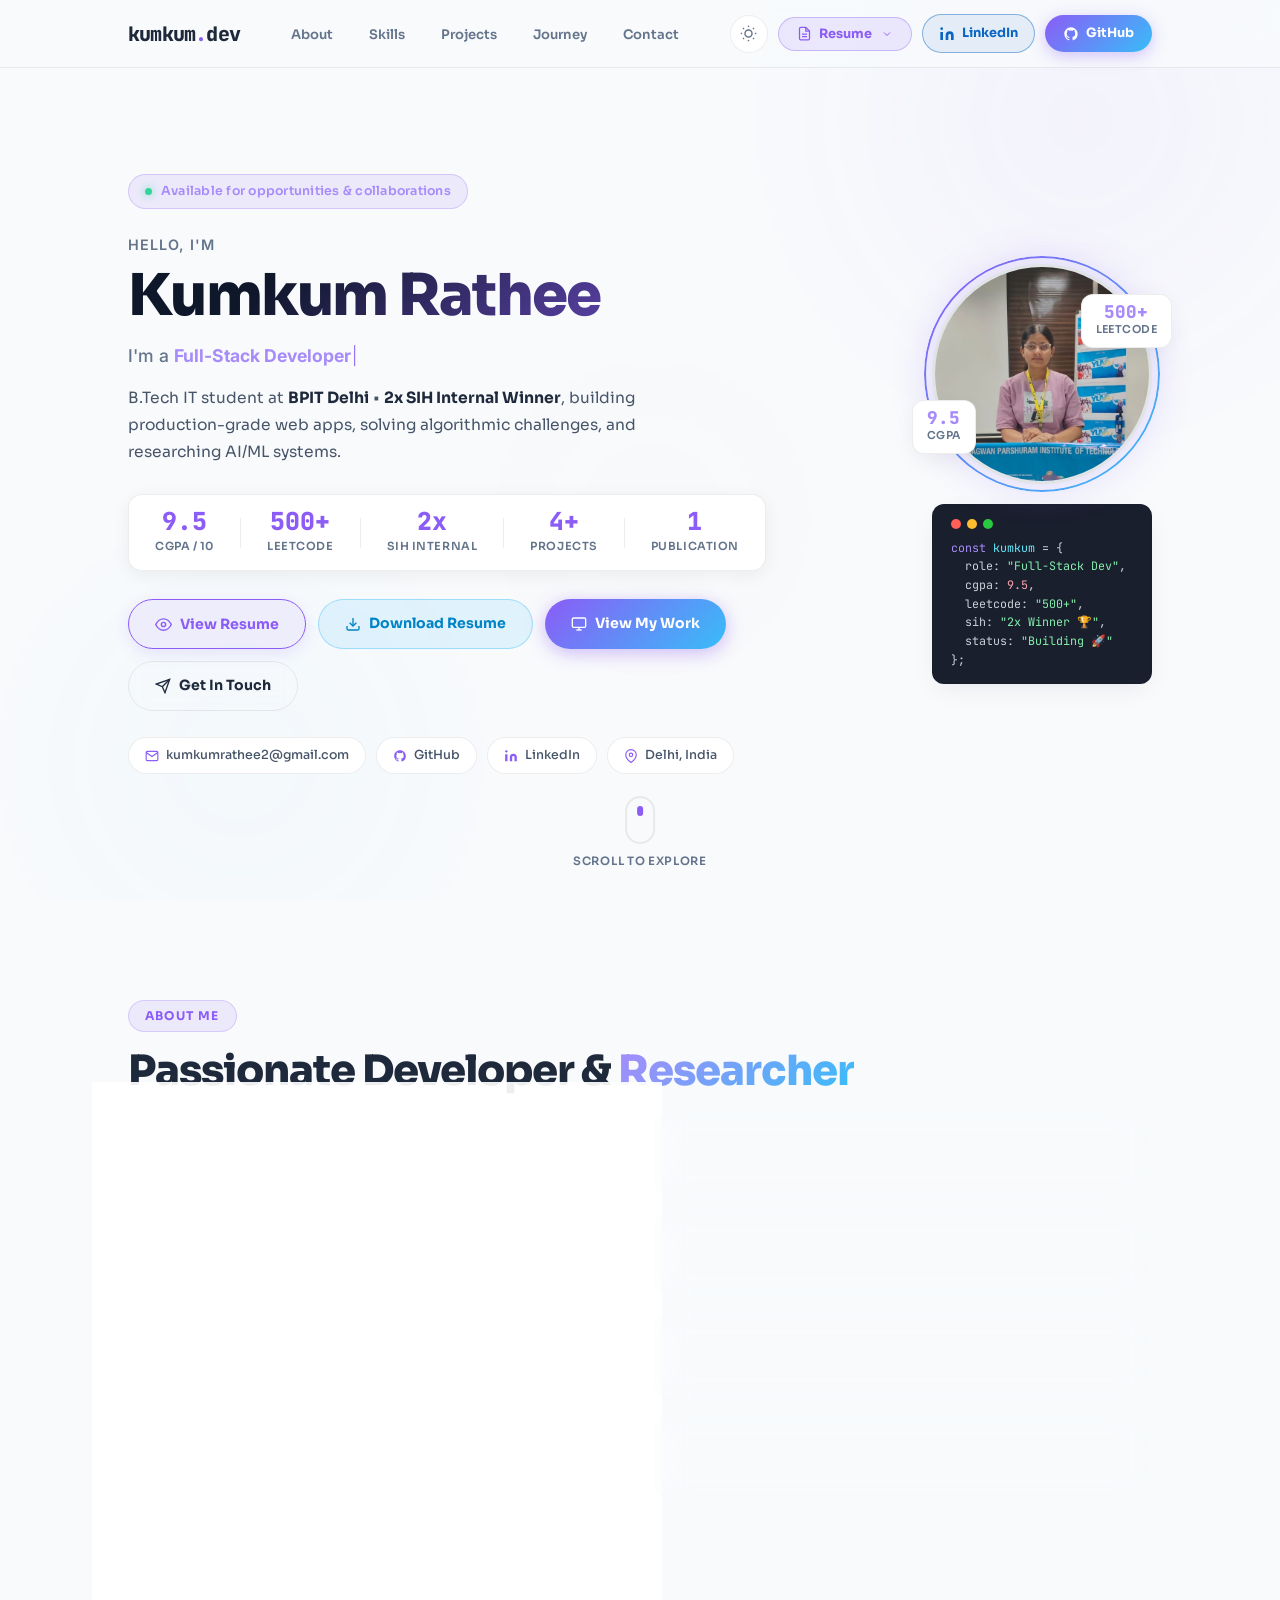
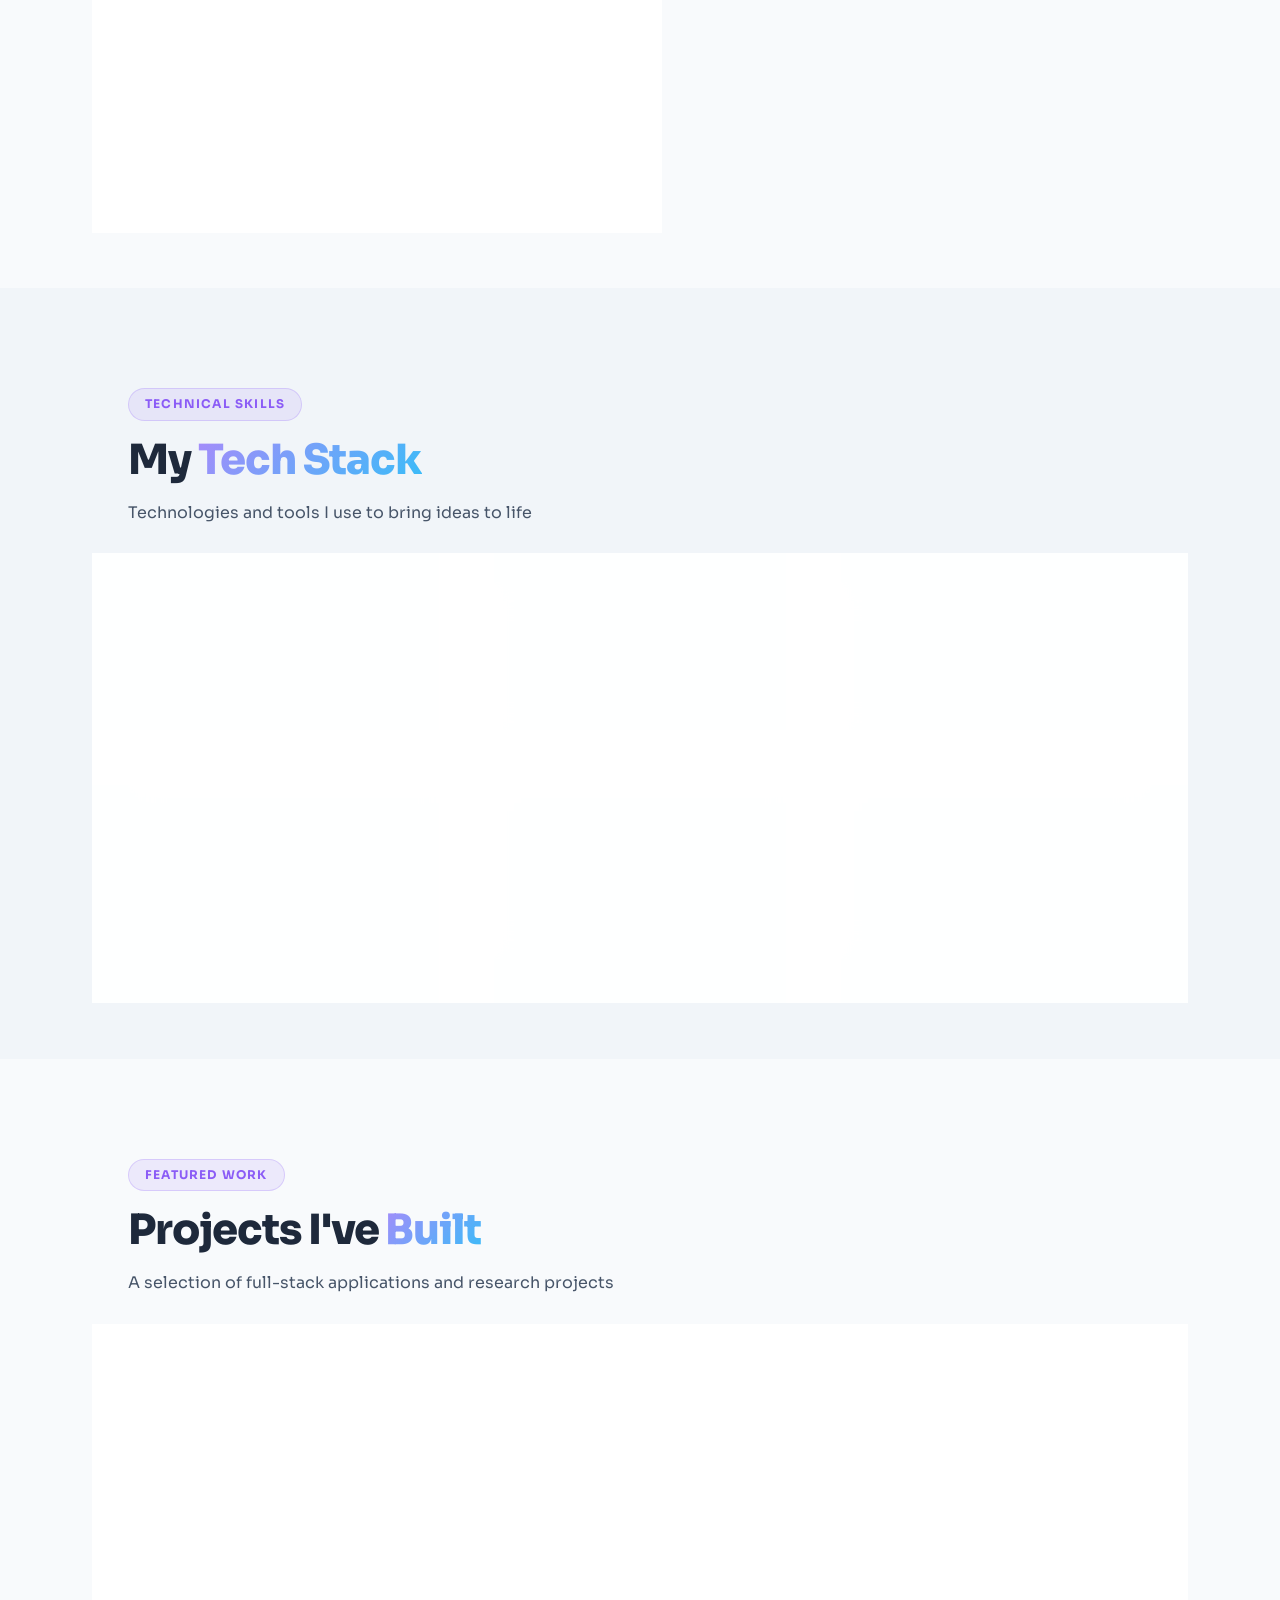
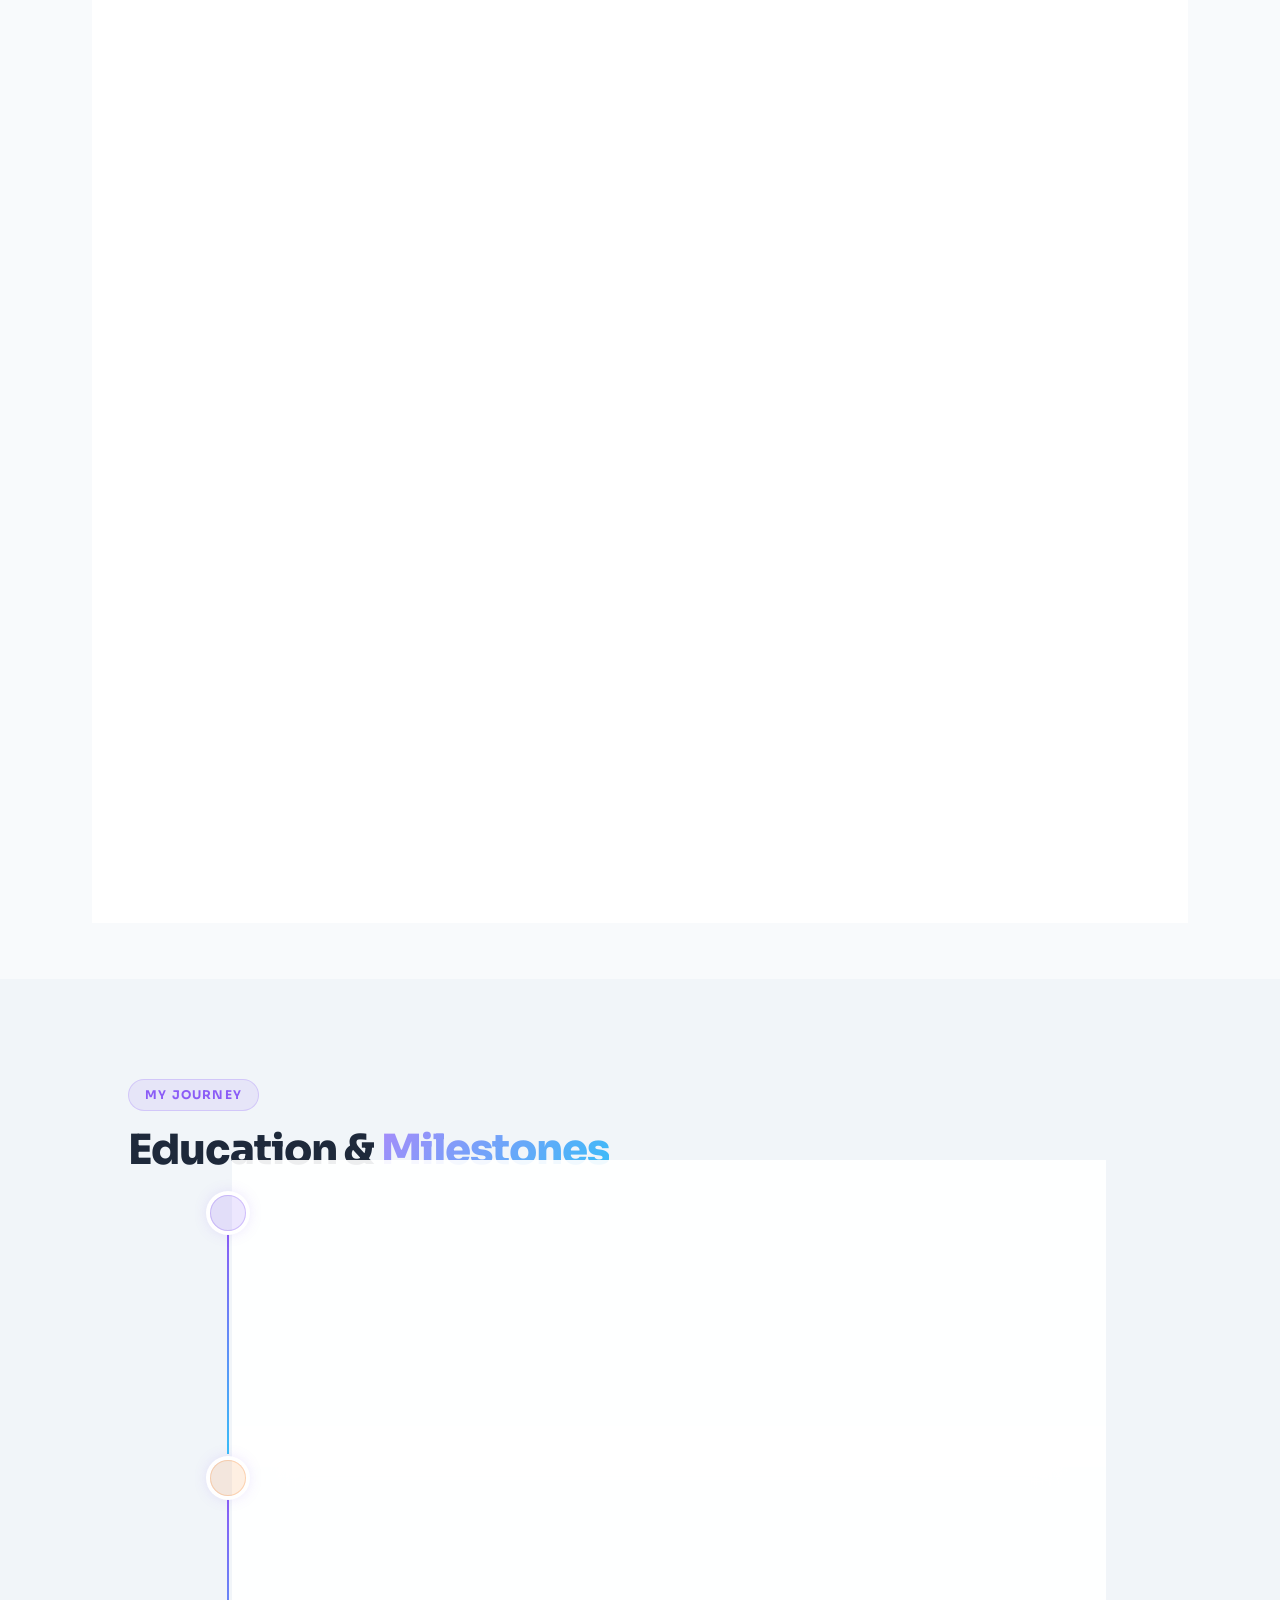
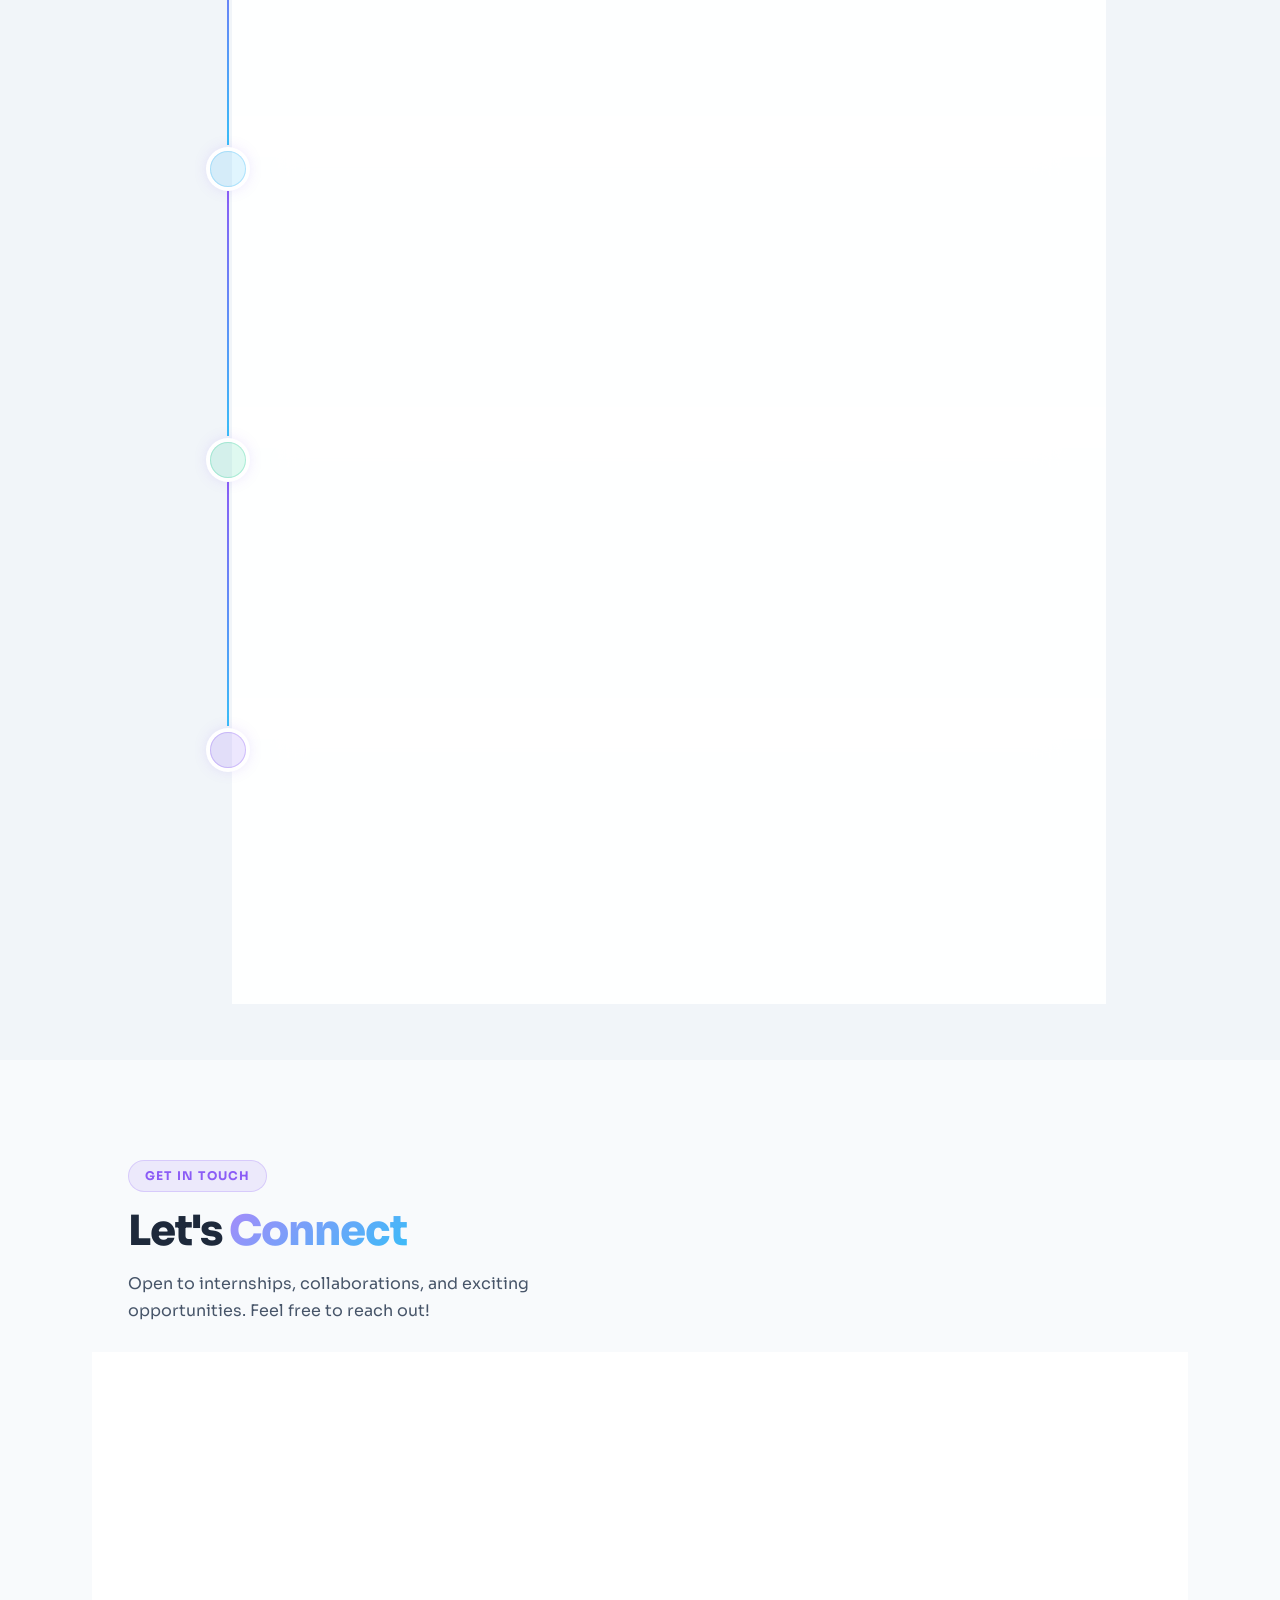
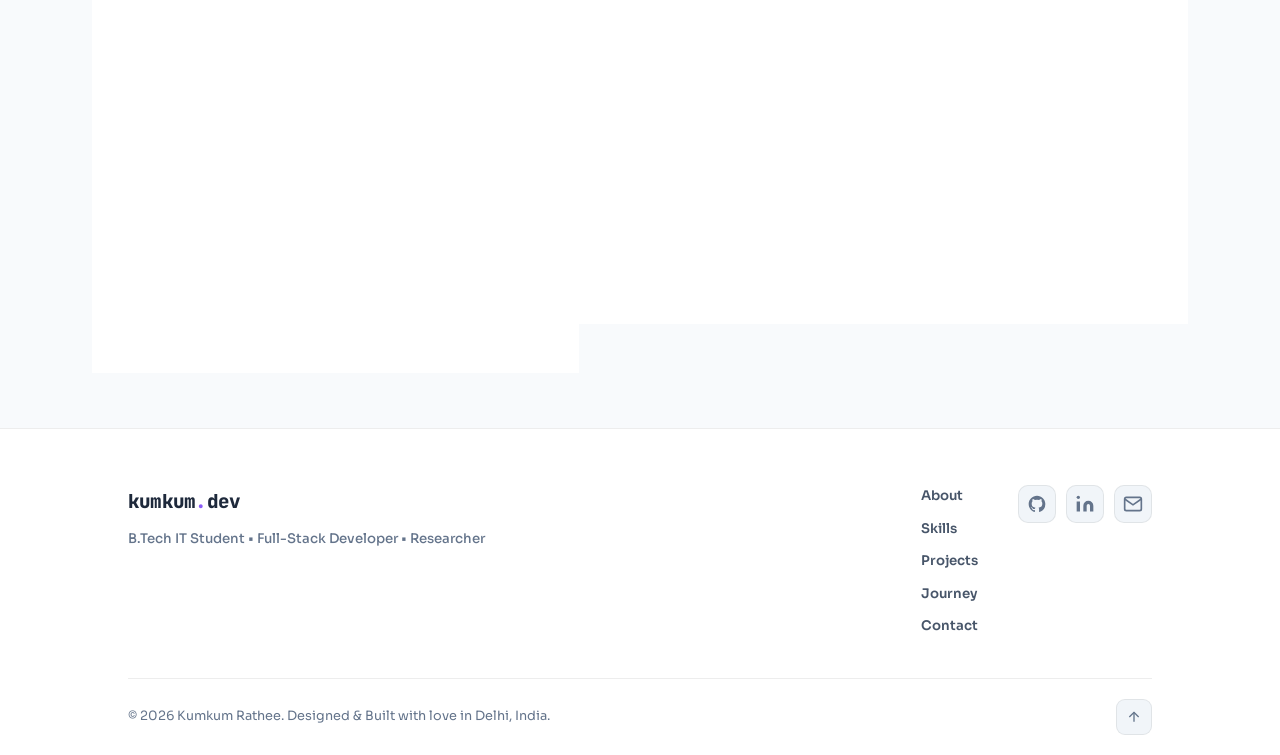
<file: index.html>
<!DOCTYPE html>
<html lang="en" data-theme="dark">
<head>
  <meta charset="UTF-8" />
  <meta name="viewport" content="width=device-width, initial-scale=1.0" />
  <title>Kumkum Rathee - B.Tech IT Student | Portfolio &amp; Resume</title>
  <meta name="description" content="Portfolio of Kumkum Rathee - B.Tech IT student at BPIT Delhi with 9.5 CGPA, 500+ LeetCode problems, AI/ML research in Taylor and Francis, 2-time SIH internal round winner, and full-stack developer." />
  <meta name="keywords" content="Kumkum Rathee, resume, portfolio, B.Tech IT, BPIT Delhi, developer, full-stack, JavaScript, Firebase, SmartSync, SmartTour, MineGov AI, SIH Winner" />
  <meta property="og:title" content="Kumkum Rathee - Developer Portfolio" />
  <meta property="og:description" content="B.Tech IT student with 9.5 CGPA, 2x SIH internal winner, published researcher, 500+ LeetCode, full-stack developer." />
  <meta property="og:type" content="website" />
  <link rel="preconnect" href="https://fonts.googleapis.com" />
  <link rel="preconnect" href="https://fonts.gstatic.com" crossorigin />
  <link href="https://fonts.googleapis.com/css2?family=Sora:wght@300;400;500;600;700;800&amp;family=JetBrains+Mono:wght@400;500;600;700&amp;family=Inter:wght@400;500;600;700&amp;display=swap" rel="stylesheet" />
  <link rel="stylesheet" href="portfolio.css" />
</head>
<body>

  <!-- NAVBAR -->
  <nav class="navbar" id="navbar">
    <div class="nav-inner">
      <a href="#hero" class="nav-logo">kumkum<span class="dot">.</span>dev</a>
      <ul class="nav-links" id="nav-links">
        <li><a href="#about" class="nav-link">About</a></li>
        <li><a href="#skills" class="nav-link">Skills</a></li>
        <li><a href="#projects" class="nav-link">Projects</a></li>
        <li><a href="#experience" class="nav-link">Journey</a></li>
        <li><a href="#contact" class="nav-link">Contact</a></li>
      </ul>
      <div class="nav-right">
        <button class="theme-btn" id="theme-btn" title="Toggle Theme" aria-label="Toggle theme">
          <svg class="icon-moon" viewBox="0 0 24 24" fill="none" stroke="currentColor" stroke-width="2"><path d="M21 12.79A9 9 0 1 1 11.21 3a7 7 0 0 0 9.79 9.79z"/></svg>
          <svg class="icon-sun" viewBox="0 0 24 24" fill="none" stroke="currentColor" stroke-width="2" style="display:none"><circle cx="12" cy="12" r="5"/><line x1="12" y1="1" x2="12" y2="3"/><line x1="12" y1="21" x2="12" y2="23"/><line x1="4.22" y1="4.22" x2="5.64" y2="5.64"/><line x1="18.36" y1="18.36" x2="19.78" y2="19.78"/><line x1="1" y1="12" x2="3" y2="12"/><line x1="21" y1="12" x2="23" y2="12"/><line x1="4.22" y1="19.78" x2="5.64" y2="18.36"/><line x1="18.36" y1="5.64" x2="19.78" y2="4.22"/></svg>
        </button>
        <div class="resume-dropdown" id="resume-dropdown">
          <button class="nav-resume-btn" id="nav-resume-btn" type="button" aria-haspopup="true" aria-expanded="false" onclick="toggleResumeDropdown(event)">
            <svg viewBox="0 0 24 24" fill="none" stroke="currentColor" stroke-width="2" width="15" height="15"><path d="M14 2H6a2 2 0 0 0-2 2v16a2 2 0 0 0 2 2h12a2 2 0 0 0 2-2V8z"/><polyline points="14 2 14 8 20 8"/><line x1="16" y1="13" x2="8" y2="13"/><line x1="16" y1="17" x2="8" y2="17"/></svg>
            Resume
            <svg class="dropdown-chevron" viewBox="0 0 24 24" fill="none" stroke="currentColor" stroke-width="2" width="12" height="12"><polyline points="6 9 12 15 18 9"/></svg>
          </button>
          <div class="resume-menu" id="resume-menu">
            <button class="resume-menu-item" type="button" onclick="openResumeModal(); closeResumeDropdown();">
              <div class="rm-item-icon ic-purple">
                <svg viewBox="0 0 24 24" fill="none" stroke="currentColor" stroke-width="2" width="15" height="15"><path d="M1 12s4-8 11-8 11 8 11 8-4 8-11 8-11-8-11-8z"/><circle cx="12" cy="12" r="3"/></svg>
              </div>
              <div class="rm-item-text">
                <span class="rm-item-title">View Resume</span>
                <span class="rm-item-sub">Preview in browser</span>
              </div>
            </button>
            <a href="assets/Kumkum_Rathee_Resume.pdf" download="Kumkum_Rathee_Resume.pdf" target="_blank" class="resume-menu-item" onclick="closeResumeDropdown();">
              <div class="rm-item-icon ic-blue">
                <svg viewBox="0 0 24 24" fill="none" stroke="currentColor" stroke-width="2" width="15" height="15"><path d="M21 15v4a2 2 0 0 1-2 2H5a2 2 0 0 1-2-2v-4"/><polyline points="7 10 12 15 17 10"/><line x1="12" y1="15" x2="12" y2="3"/></svg>
              </div>
              <div class="rm-item-text">
                <span class="rm-item-title">Download PDF</span>
                <span class="rm-item-sub">Save to device</span>
              </div>
            </a>
          </div>
        </div>
        <a href="https://www.linkedin.com/in/kumkum-rathee-825423324/" target="_blank" rel="noopener" class="nav-linkedin-btn" title="LinkedIn Profile" aria-label="LinkedIn">
          <svg viewBox="0 0 24 24" fill="currentColor" width="16" height="16"><path d="M16 8a6 6 0 0 1 6 6v7h-4v-7a2 2 0 0 0-2-2 2 2 0 0 0-2 2v7h-4v-7a6 6 0 0 1 6-6zM2 9h4v12H2z"/><circle cx="4" cy="4" r="2"/></svg>
          LinkedIn
        </a>
        <a href="https://github.com/kumkumrathee12" target="_blank" rel="noopener" class="nav-gh-btn">
          <svg viewBox="0 0 24 24" fill="currentColor" width="16" height="16"><path d="M12 2C6.477 2 2 6.484 2 12.017c0 4.425 2.865 8.18 6.839 9.504.5.092.682-.217.682-.483 0-.237-.008-.868-.013-1.703-2.782.605-3.369-1.343-3.369-1.343-.454-1.158-1.11-1.466-1.11-1.466-.908-.62.069-.608.069-.608 1.003.07 1.531 1.032 1.531 1.032.892 1.53 2.341 1.088 2.91.832.092-.647.35-1.088.636-1.338-2.22-.253-4.555-1.113-4.555-4.951 0-1.093.39-1.988 1.029-2.688-.103-.253-.446-1.272.098-2.65 0 0 .84-.27 2.75 1.026A9.564 9.564 0 0 1 12 6.844a9.59 9.59 0 0 1 2.504.337c1.909-1.296 2.747-1.027 2.747-1.027.546 1.379.202 2.398.1 2.651.64.7 1.028 1.595 1.028 2.688 0 3.848-2.339 4.695-4.566 4.943.359.309.678.92.678 1.855 0 1.338-.012 2.419-.012 2.747 0 .268.18.58.688.482A10.02 10.02 0 0 0 22 12.017C22 6.484 17.522 2 12 2z"/></svg>
          GitHub
        </a>
      </div>
      <button class="hamburger" id="hamburger" aria-label="Menu">
        <span></span><span></span><span></span>
      </button>
    </div>
  </nav>

  <!-- MOBILE NAV DRAWER -->
  <div class="mobile-drawer" id="mobile-drawer">
    <ul>
      <li><a href="#about" class="nav-link" id="mob-about">About</a></li>
      <li><a href="#skills" class="nav-link" id="mob-skills">Skills</a></li>
      <li><a href="#projects" class="nav-link" id="mob-projects">Projects</a></li>
      <li><a href="#experience" class="nav-link" id="mob-experience">Journey</a></li>
      <li><a href="#contact" class="nav-link" id="mob-contact">Contact</a></li>
    </ul>
    <div class="mob-drawer-resume">
      <button type="button" class="mob-resume-btn mob-view" onclick="openResumeModal()">
        <svg viewBox="0 0 24 24" fill="none" stroke="currentColor" stroke-width="2" width="16" height="16"><path d="M1 12s4-8 11-8 11 8 11 8-4 8-11 8-11-8-11-8z"/><circle cx="12" cy="12" r="3"/></svg>
        View Resume
      </button>
      <a href="assets/Kumkum_Rathee_Resume.pdf" download="Kumkum_Rathee_Resume.pdf" target="_blank" class="mob-resume-btn mob-download">
        <svg viewBox="0 0 24 24" fill="none" stroke="currentColor" stroke-width="2" width="16" height="16"><path d="M21 15v4a2 2 0 0 1-2 2H5a2 2 0 0 1-2-2v-4"/><polyline points="7 10 12 15 17 10"/><line x1="12" y1="15" x2="12" y2="3"/></svg>
        Download Resume
      </a>
    </div>
  </div>

  <!-- HERO -->
  <section class="hero" id="hero">
    <div class="glow-blob g1"></div>
    <div class="glow-blob g2"></div>
    <div class="glow-blob g3"></div>

    <div class="hero-container">
      <div class="hero-text reveal-up">
        <div class="hero-badge">
          <span class="badge-dot"></span>
          Available for opportunities &amp; collaborations
        </div>
        <p class="hero-greeting">Hello, I'm</p>
        <h1 class="hero-name">Kumkum Rathee</h1>
        <div class="hero-role">
          <span class="role-prefix">I'm a&nbsp;</span>
          <span class="typing-wrapper">
            <span id="typing-text"></span><span class="cursor">|</span>
          </span>
        </div>
        <p class="hero-sub">B.Tech IT student at <strong>BPIT Delhi</strong> &bull; <strong>2x SIH Internal Winner</strong>, building production-grade web apps, solving algorithmic challenges, and researching AI/ML systems.</p>

        <div class="hero-stats">
          <div class="hstat"><div class="hstat-num">9.5</div><div class="hstat-lbl">CGPA / 10</div></div>
          <div class="hstat-sep"></div>
          <div class="hstat"><div class="hstat-num">500+</div><div class="hstat-lbl">LeetCode</div></div>
          <div class="hstat-sep"></div>
          <div class="hstat"><div class="hstat-num">2x</div><div class="hstat-lbl">SIH Internal</div></div>
          <div class="hstat-sep"></div>
          <div class="hstat"><div class="hstat-num">4+</div><div class="hstat-lbl">Projects</div></div>
          <div class="hstat-sep"></div>
          <div class="hstat"><div class="hstat-num">1</div><div class="hstat-lbl">Publication</div></div>
        </div>

        <div class="hero-ctas">
          <button type="button" class="btn-view-resume" id="hero-view-resume" onclick="openResumeModal()">
            <svg viewBox="0 0 24 24" fill="none" stroke="currentColor" stroke-width="2"><path d="M1 12s4-8 11-8 11 8 11 8-4 8-11 8-11-8-11-8z"/><circle cx="12" cy="12" r="3"/></svg>
            View Resume
          </button>
          <a href="assets/Kumkum_Rathee_Resume.pdf" download="Kumkum_Rathee_Resume.pdf" target="_blank" class="btn-resume" id="hero-resume">
            <svg viewBox="0 0 24 24" fill="none" stroke="currentColor" stroke-width="2"><path d="M21 15v4a2 2 0 0 1-2 2H5a2 2 0 0 1-2-2v-4"/><polyline points="7 10 12 15 17 10"/><line x1="12" y1="15" x2="12" y2="3"/></svg>
            Download Resume
          </a>
          <a href="#projects" class="btn-primary" id="hero-view-work">
            <svg viewBox="0 0 24 24" fill="none" stroke="currentColor" stroke-width="2"><rect x="2" y="3" width="20" height="14" rx="2"/><line x1="8" y1="21" x2="16" y2="21"/><line x1="12" y1="17" x2="12" y2="21"/></svg>
            View My Work
          </a>
          <a href="#contact" class="btn-outline" id="hero-contact">
            <svg viewBox="0 0 24 24" fill="none" stroke="currentColor" stroke-width="2"><line x1="22" y1="2" x2="11" y2="13"/><polygon points="22 2 15 22 11 13 2 9 22 2"/></svg>
            Get In Touch
          </a>
        </div>

        <div class="hero-socials">
          <a href="mailto:kumkumrathee2@gmail.com" class="social-chip" id="hero-email-link">
            <svg viewBox="0 0 24 24" fill="none" stroke="currentColor" stroke-width="2"><path d="M4 4h16c1.1 0 2 .9 2 2v12c0 1.1-.9 2-2 2H4c-1.1 0-2-.9-2-2V6c0-1.1.9-2 2-2z"/><polyline points="22,6 12,13 2,6"/></svg>
            kumkumrathee2@gmail.com
          </a>
          <a href="https://github.com/kumkumrathee12" target="_blank" rel="noopener" class="social-chip" id="hero-github-link">
            <svg viewBox="0 0 24 24" fill="currentColor" width="14" height="14"><path d="M12 2C6.477 2 2 6.484 2 12.017c0 4.425 2.865 8.18 6.839 9.504.5.092.682-.217.682-.483 0-.237-.008-.868-.013-1.703-2.782.605-3.369-1.343-3.369-1.343-.454-1.158-1.11-1.466-1.11-1.466-.908-.62.069-.608.069-.608 1.003.07 1.531 1.032 1.531 1.032.892 1.53 2.341 1.088 2.91.832.092-.647.35-1.088.636-1.338-2.22-.253-4.555-1.113-4.555-4.951 0-1.093.39-1.988 1.029-2.688-.103-.253-.446-1.272.098-2.65 0 0 .84-.27 2.75 1.026A9.564 9.564 0 0 1 12 6.844a9.59 9.59 0 0 1 2.504.337c1.909-1.296 2.747-1.027 2.747-1.027.546 1.379.202 2.398.1 2.651.64.7 1.028 1.595 1.028 2.688 0 3.848-2.339 4.695-4.566 4.943.359.309.678.92.678 1.855 0 1.338-.012 2.419-.012 2.747 0 .268.18.58.688.482A10.02 10.02 0 0 0 22 12.017C22 6.484 17.522 2 12 2z"/></svg>
            GitHub
          </a>
          <a href="https://www.linkedin.com/in/kumkum-rathee-825423324/" target="_blank" rel="noopener" class="social-chip" id="hero-linkedin-link">
            <svg viewBox="0 0 24 24" fill="currentColor" width="14" height="14"><path d="M16 8a6 6 0 0 1 6 6v7h-4v-7a2 2 0 0 0-2-2 2 2 0 0 0-2 2v7h-4v-7a6 6 0 0 1 6-6zM2 9h4v12H2z"/><circle cx="4" cy="4" r="2"/></svg>
            LinkedIn
          </a>
          <span class="social-chip location-chip">
            <svg viewBox="0 0 24 24" fill="none" stroke="currentColor" stroke-width="2"><path d="M21 10c0 7-9 13-9 13s-9-6-9-13a9 9 0 0 1 18 0z"/><circle cx="12" cy="10" r="3"/></svg>
            Delhi, India
          </span>
        </div>
      </div>

      <div class="hero-visual reveal-up" style="animation-delay:0.15s">
        <div class="avatar-wrapper">
          <div class="avatar-ring"></div>
          <div class="avatar-inner">
            <img src="assets/profile.jpg" alt="Kumkum Rathee" class="avatar-img" onerror="this.src='https://avatars.githubusercontent.com/u/223988210?v=4';" />
            <div class="avatar-fallback" style="display:none">KR</div>
          </div>
          <div class="avatar-badge-lc"><span>500+</span><small>LeetCode</small></div>
          <div class="avatar-badge-gpa"><span>9.5</span><small>CGPA</small></div>
        </div>
        <div class="code-float">
          <div class="code-dot-row"><span class="cd r"></span><span class="cd y"></span><span class="cd g"></span></div>
          <pre class="code-snippet"><span class="ck">const</span> <span class="cv">kumkum</span> = {
  <span class="cs">role</span>: <span class="cq">"Full-Stack Dev"</span>,
  <span class="cs">cgpa</span>: <span class="cn">9.5</span>,
  <span class="cs">leetcode</span>: <span class="cq">"500+"</span>,
  <span class="cs">sih</span>: <span class="cq">"2x Winner 🏆"</span>,
  <span class="cs">status</span>: <span class="cq">"Building 🚀"</span>
};</pre>
        </div>
      </div>
    </div>

    <div class="scroll-hint">
      <div class="scroll-arrow-wrapper"><div class="scroll-arr"></div></div>
      <span>Scroll to explore</span>
    </div>
  </section>

  <!-- ABOUT -->
  <section class="section" id="about">
    <div class="section-container">
      <div class="section-tag reveal-up">About Me</div>
      <h2 class="section-heading reveal-up">Passionate Developer &amp; <span class="grad-text">Researcher</span></h2>

      <div class="about-grid">
        <div class="about-text-block card reveal-up">
          <p>I'm <strong>Kumkum Rathee</strong>, a B.Tech Information Technology student at <strong>Bhagwan Parshuram Institute of Technology (BPIT), Delhi</strong>, maintaining a stellar <strong>CGPA of 9.5/10</strong>.</p>
          <p>I'm a passionate full-stack developer who loves building elegant, scalable web applications &mdash; from real-time logistics dashboards to AI-powered travel planners. I believe in clean code, thoughtful design, and shipping projects that matter.</p>
          <p>Beyond coding, I've published AI/ML research in <strong>Taylor &amp; Francis</strong>, won the college internal round of the <strong>Smart India Hackathon (SIH) twice (2x Internal Winner)</strong>, and consistently grind through algorithmic problem-solving with <strong>500+ LeetCode problems</strong> solved.</p>
          <div class="about-tags">
            <span class="atag">🎓 B.Tech IT &mdash; BPIT Delhi</span>
            <span class="atag">🧠 AI/ML Researcher</span>
            <span class="atag">💻 Full-Stack Developer</span>
            <span class="atag">⚡ Competitive Programmer</span>
            <span class="atag">🏆 2x SIH Internal Winner</span>
            <span class="atag">📖 Published Author</span>
          </div>
        </div>

        <div class="about-highlights reveal-up" style="animation-delay:0.1s">
          <div class="highlight-card card">
            <div class="hl-icon ic-purple">
              <svg viewBox="0 0 24 24" fill="none" stroke="currentColor" stroke-width="2"><path d="M22 10v6M2 10l10-5 10 5-10 5z"/><path d="M6 12v5c3 3 9 3 12 0v-5"/></svg>
            </div>
            <div><div class="hl-title">Education</div><div class="hl-sub">B.Tech IT &bull; BPIT Delhi &bull; CGPA 9.5/10</div></div>
          </div>
          <div class="highlight-card card">
            <div class="hl-icon ic-blue">
              <svg viewBox="0 0 24 24" fill="none" stroke="currentColor" stroke-width="2"><path d="M14 2H6a2 2 0 0 0-2 2v16a2 2 0 0 0 2 2h12a2 2 0 0 0 2-2V8z"/><polyline points="14 2 14 8 20 8"/><line x1="16" y1="13" x2="8" y2="13"/><line x1="16" y1="17" x2="8" y2="17"/></svg>
            </div>
            <div><div class="hl-title">Research Publication</div><div class="hl-sub">AI/ML paper &bull; Taylor &amp; Francis journal</div></div>
          </div>
          <div class="highlight-card card">
            <div class="hl-icon ic-orange">
              <svg viewBox="0 0 24 24" fill="none" stroke="currentColor" stroke-width="2"><polygon points="12 2 15.09 8.26 22 9.27 17 14.14 18.18 21.02 12 17.77 5.82 21.02 7 14.14 2 9.27 8.91 8.26 12 2"/></svg>
            </div>
            <div><div class="hl-title">2x SIH Internal Winner</div><div class="hl-sub">Smart India Hackathon &bull; BPIT Internal Rounds</div></div>
          </div>
          <div class="highlight-card card">
            <div class="hl-icon ic-green">
              <svg viewBox="0 0 24 24" fill="none" stroke="currentColor" stroke-width="2"><polyline points="22 12 18 12 15 21 9 3 6 12 2 12"/></svg>
            </div>
            <div><div class="hl-title">LeetCode Grinder</div><div class="hl-sub">500+ problems &bull; DSA &amp; Algorithms</div></div>
          </div>
        </div>
      </div>
    </div>
  </section>

  <!-- SKILLS -->
  <section class="section section-alt" id="skills">
    <div class="section-container">
      <div class="section-tag reveal-up">Technical Skills</div>
      <h2 class="section-heading reveal-up">My <span class="grad-text">Tech Stack</span></h2>
      <p class="section-desc reveal-up">Technologies and tools I use to bring ideas to life</p>
      <div class="skills-grid">
        <div class="skill-cat card reveal-up">
          <div class="skill-cat-header"><div class="sk-dot" style="background:#a78bfa"></div><span class="sk-title">Languages</span></div>
          <div class="skill-tags"><span class="stag tp">C++</span><span class="stag tp">JavaScript</span><span class="stag tp">TypeScript</span><span class="stag tp">Python</span><span class="stag tp">HTML5</span><span class="stag tp">CSS3</span><span class="stag tp">SQL</span></div>
        </div>
        <div class="skill-cat card reveal-up" style="animation-delay:0.05s">
          <div class="skill-cat-header"><div class="sk-dot" style="background:#67e8f9"></div><span class="sk-title">Frontend</span></div>
          <div class="skill-tags"><span class="stag ts">React.js</span><span class="stag ts">Next.js</span><span class="stag ts">Tailwind CSS</span><span class="stag ts">Bootstrap</span><span class="stag ts">Redux</span></div>
        </div>
        <div class="skill-cat card reveal-up" style="animation-delay:0.1s">
          <div class="skill-cat-header"><div class="sk-dot" style="background:#fdba74"></div><span class="sk-title">Backend</span></div>
          <div class="skill-tags"><span class="stag ta">Node.js</span><span class="stag ta">Express.js</span><span class="stag ta">REST APIs</span><span class="stag ta">Socket.io</span><span class="stag ta">GraphQL</span></div>
        </div>
        <div class="skill-cat card reveal-up" style="animation-delay:0.15s">
          <div class="skill-cat-header"><div class="sk-dot" style="background:#6ee7b7"></div><span class="sk-title">Databases &amp; Cloud</span></div>
          <div class="skill-tags"><span class="stag tm">MongoDB</span><span class="stag tm">Firebase</span><span class="stag tm">PostgreSQL</span><span class="stag tm">MySQL</span><span class="stag tm">Firestore</span></div>
        </div>
        <div class="skill-cat card reveal-up" style="animation-delay:0.2s">
          <div class="skill-cat-header"><div class="sk-dot" style="background:#f9a8d4"></div><span class="sk-title">Tools &amp; Platforms</span></div>
          <div class="skill-tags"><span class="stag tg">Git &amp; GitHub</span><span class="stag tg">VS Code</span><span class="stag tg">Postman</span><span class="stag tg">Vercel</span><span class="stag tg">Figma</span><span class="stag tg">Linux</span></div>
        </div>
        <div class="skill-cat card reveal-up" style="animation-delay:0.25s">
          <div class="skill-cat-header"><div class="sk-dot" style="background:#60a5fa"></div><span class="sk-title">AI/ML &amp; Research</span></div>
          <div class="skill-tags"><span class="stag tb">Machine Learning</span><span class="stag tb">Deep Learning</span><span class="stag tb">Scikit-learn</span><span class="stag tb">Pandas</span><span class="stag tb">NumPy</span></div>
        </div>
      </div>
    </div>
  </section>

  <!-- PROJECTS -->
  <section class="section" id="projects">
    <div class="section-container">
      <div class="section-tag reveal-up">Featured Work</div>
      <h2 class="section-heading reveal-up">Projects I've <span class="grad-text">Built</span></h2>
      <p class="section-desc reveal-up">A selection of full-stack applications and research projects</p>
      <div class="projects-list">

        <div class="proj-card card reveal-up" id="project-smartsync">
          <div class="proj-header">
            <div class="proj-badges"><span class="pbadge live">Live</span><span class="pbadge featured">Featured</span></div>
            <div class="proj-links">
              <a href="https://kumkumrathee12.github.io/smartSync/" target="_blank" rel="noopener" class="proj-btn live-btn" id="smartsync-demo">Live Demo</a>
              <a href="https://github.com/kumkumrathee12/smartSync" target="_blank" rel="noopener" class="proj-btn gh-btn" id="smartsync-source">Source</a>
            </div>
          </div>
          <h3 class="proj-title">SmartSync &mdash; Logistics &amp; Supply Chain Dashboard</h3>
          <p class="proj-desc">A modern, real-time logistics and supply chain management platform featuring live shipment tracking, dynamic route planning, warehouse booking, and full Firebase cloud integration. Built with focus on performance and intuitive UX for logistics operations.</p>
          <div class="proj-tech"><span class="ptag">HTML5</span><span class="ptag">CSS3</span><span class="ptag">JavaScript</span><span class="ptag">Firebase</span><span class="ptag">Leaflet Maps</span><span class="ptag">Real-time DB</span></div>
        </div>

        <div class="proj-card card reveal-up" style="animation-delay:0.08s" id="project-smarttour">
          <div class="proj-header">
            <div class="proj-badges"><span class="pbadge live">Live</span><span class="pbadge ai-badge">AI-Powered</span></div>
            <div class="proj-links">
              <a href="https://kumkumrathee12.github.io/SmartTour/" target="_blank" rel="noopener" class="proj-btn live-btn" id="smarttour-demo">Live Demo</a>
              <a href="https://github.com/kumkumrathee12/SmartTour" target="_blank" rel="noopener" class="proj-btn gh-btn" id="smarttour-source">Source</a>
            </div>
          </div>
          <h3 class="proj-title">SmartTour &mdash; AI-Powered Travel Blueprint Planner</h3>
          <p class="proj-desc">An intelligent full-stack travel planner with interactive route maps, cloud trip synchronization, and AI itinerary generation. Users explore destinations, generate personalized day-by-day blueprints, visualize routes on Leaflet maps, and export or share travel plans.</p>
          <div class="proj-tech"><span class="ptag">JavaScript</span><span class="ptag">Leaflet.js</span><span class="ptag">Firebase</span><span class="ptag">AI Itinerary</span><span class="ptag">Responsive Design</span></div>
        </div>

        <div class="proj-card card reveal-up" style="animation-delay:0.16s" id="project-minegov">
          <div class="proj-header">
            <div class="proj-badges"><span class="pbadge prize">🏆 2x SIH Internal Winner</span><span class="pbadge ai-badge">AI/ML</span></div>
            <div class="proj-links">
              <a href="https://github.com/kumkumrathee12" target="_blank" rel="noopener" class="proj-btn gh-btn" id="minegov-source">Source</a>
            </div>
          </div>
          <h3 class="proj-title">MineGov AI &mdash; Smart India Hackathon Project</h3>
          <p class="proj-desc">An AI-powered governance solution for mining regulatory compliance, developed for Smart India Hackathon. Leverages ML to automate regulatory checks, detect anomalies in mining operations, and streamline government approval workflows &mdash; contributing to winning the prestigious college internal round twice for SIH.</p>
          <div class="proj-tech"><span class="ptag">Python</span><span class="ptag">Machine Learning</span><span class="ptag">Flask</span><span class="ptag">React</span><span class="ptag">AI/ML</span><span class="ptag">Data Analysis</span></div>
        </div>

        <div class="proj-card card reveal-up" style="animation-delay:0.24s" id="project-socket-chat">
          <div class="proj-header">
            <div class="proj-badges"><span class="pbadge">Real-time</span><span class="pbadge">Multi-room</span></div>
            <div class="proj-links">
              <a href="https://github.com/kumkumrathee12/socket-chat-app." target="_blank" rel="noopener" class="proj-btn gh-btn" id="socket-source">Source</a>
            </div>
          </div>
          <h3 class="proj-title">Socket Chat App &mdash; Secure Multi-Room Chat</h3>
          <p class="proj-desc">A secure, real-time multi-room chat application built with Python and socket programming. Features encrypted messaging channels, dynamic room creation, user authentication, and persistent chat history &mdash; demonstrating deep understanding of network programming.</p>
          <div class="proj-tech"><span class="ptag">Python</span><span class="ptag">Socket Programming</span><span class="ptag">Multi-threading</span><span class="ptag">Encryption</span><span class="ptag">Networking</span></div>
        </div>

      </div>
    </div>
  </section>

  <!-- JOURNEY -->
  <section class="section section-alt" id="experience">
    <div class="section-container">
      <div class="section-tag reveal-up">My Journey</div>
      <h2 class="section-heading reveal-up">Education &amp; <span class="grad-text">Milestones</span></h2>
      <div class="timeline">

        <div class="tl-item reveal-up">
          <div class="tl-dot ic-purple"></div>
          <div class="tl-connector"></div>
          <div class="tl-content card">
            <div class="tl-date">2023 &ndash; 2027</div>
            <h3 class="tl-title">B.Tech &mdash; Information Technology</h3>
            <div class="tl-place">Bhagwan Parshuram Institute of Technology (BPIT), Delhi</div>
            <p class="tl-desc">Pursuing B.Tech in IT with consistent academic excellence. CGPA: <strong>9.5/10</strong>. Focus areas include Full-Stack Development, Data Structures &amp; Algorithms, Database Management, and Machine Learning.</p>
            <div class="tl-tags"><span class="tltag">CGPA: 9.5/10</span><span class="tltag">DSA</span><span class="tltag">Web Dev</span><span class="tltag">ML/AI</span></div>
          </div>
        </div>

        <div class="tl-item reveal-up" style="animation-delay:0.1s">
          <div class="tl-dot ic-orange"></div>
          <div class="tl-connector"></div>
          <div class="tl-content card">
            <div class="tl-date">2-Time Winner &bull; 2023 &amp; 2024</div>
            <h3 class="tl-title">Smart India Hackathon &mdash; 2x Internal Round Winner</h3>
            <div class="tl-place">BPIT College Rounds &bull; Smart India Hackathon</div>
            <p class="tl-desc">Cleared the college internal rounds of the Smart India Hackathon (SIH) <strong>twice</strong> across consecutive editions. Built high-impact solutions including <strong>MineGov AI</strong> (automated mining compliance for Ministry of Mines), showcasing leadership, technical acumen, and agile teamwork.</p>
            <div class="tl-tags"><span class="tltag">2x SIH Winner</span><span class="tltag">SIH Internal Cleared</span><span class="tltag">Team Lead</span><span class="tltag">AI/ML</span></div>
          </div>
        </div>

        <div class="tl-item reveal-up" style="animation-delay:0.2s">
          <div class="tl-dot ic-blue"></div>
          <div class="tl-connector"></div>
          <div class="tl-content card">
            <div class="tl-date">2024</div>
            <h3 class="tl-title">AI/ML Research Publication</h3>
            <div class="tl-place">Taylor &amp; Francis &mdash; International Indexed Journal</div>
            <p class="tl-desc">Co-authored and published an AI/ML research paper in a Taylor &amp; Francis indexed journal. Research explored innovative approaches to machine learning optimization, contributing to the academic AI community.</p>
            <div class="tl-tags"><span class="tltag">Published</span><span class="tltag">Taylor &amp; Francis</span><span class="tltag">AI/ML Research</span><span class="tltag">Indexed Journal</span></div>
          </div>
        </div>

        <div class="tl-item reveal-up" style="animation-delay:0.3s">
          <div class="tl-dot ic-green"></div>
          <div class="tl-connector"></div>
          <div class="tl-content card">
            <div class="tl-date">Ongoing</div>
            <h3 class="tl-title">Competitive Programming &mdash; 500+ LeetCode</h3>
            <div class="tl-place">Daily Practice &bull; Data Structures &amp; Algorithms</div>
            <p class="tl-desc">Maintaining a consistent streak of algorithmic problem-solving with <strong>500+ problems solved</strong> on LeetCode. Focus on Dynamic Programming, Graph Algorithms, Trees, and System Design fundamentals.</p>
            <div class="tl-tags"><span class="tltag">500+ Solved</span><span class="tltag">Dynamic Programming</span><span class="tltag">Graphs</span><span class="tltag">DSA</span></div>
          </div>
        </div>

        <div class="tl-item reveal-up" style="animation-delay:0.4s">
          <div class="tl-dot ic-purple"></div>
          <div class="tl-content card">
            <div class="tl-date">Ongoing</div>
            <h3 class="tl-title">Deep in Full-Stack &amp; AI Applications</h3>
            <div class="tl-place">Advanced Web Engineering &bull; GenAI &amp; LLM Systems</div>
            <p class="tl-desc">Diving deep into production-grade full-stack architectures, generative AI integrations, prompt engineering, and LLM-powered applications to build transformative software.</p>
            <div class="tl-tags"><span class="tltag">Full-Stack Architecture</span><span class="tltag">Generative AI</span><span class="tltag">LLM Integrations</span><span class="tltag">Cloud Systems</span></div>
          </div>
        </div>
      </div>
    </div>
  </section>

  <!-- CONTACT -->
  <section class="section" id="contact">
    <div class="section-container">
      <div class="section-tag reveal-up">Get In Touch</div>
      <h2 class="section-heading reveal-up">Let's <span class="grad-text">Connect</span></h2>
      <p class="section-desc reveal-up">Open to internships, collaborations, and exciting opportunities. Feel free to reach out!</p>

      <div class="contact-grid">
        <div class="contact-info reveal-up">
          <div class="contact-card card">
            <h3 class="contact-info-title">Contact Information</h3>
            <p class="contact-info-sub">I'm always open to discussing new projects, creative ideas, or opportunities to be part of something great.</p>
            <div class="contact-items">
              <a href="mailto:kumkumrathee2@gmail.com" class="citem" id="contact-email">
                <div class="citem-icon ic-purple"><svg viewBox="0 0 24 24" fill="none" stroke="currentColor" stroke-width="2"><path d="M4 4h16c1.1 0 2 .9 2 2v12c0 1.1-.9 2-2 2H4c-1.1 0-2-.9-2-2V6c0-1.1.9-2 2-2z"/><polyline points="22,6 12,13 2,6"/></svg></div>
                <div><div class="citem-label">Email</div><div class="citem-value">kumkumrathee2@gmail.com</div></div>
              </a>
              <a href="https://github.com/kumkumrathee12" target="_blank" rel="noopener" class="citem" id="contact-github">
                <div class="citem-icon ic-blue"><svg viewBox="0 0 24 24" fill="currentColor"><path d="M12 2C6.477 2 2 6.484 2 12.017c0 4.425 2.865 8.18 6.839 9.504.5.092.682-.217.682-.483 0-.237-.008-.868-.013-1.703-2.782.605-3.369-1.343-3.369-1.343-.454-1.158-1.11-1.466-1.11-1.466-.908-.62.069-.608.069-.608 1.003.07 1.531 1.032 1.531 1.032.892 1.53 2.341 1.088 2.91.832.092-.647.35-1.088.636-1.338-2.22-.253-4.555-1.113-4.555-4.951 0-1.093.39-1.988 1.029-2.688-.103-.253-.446-1.272.098-2.65 0 0 .84-.27 2.75 1.026A9.564 9.564 0 0 1 12 6.844a9.59 9.59 0 0 1 2.504.337c1.909-1.296 2.747-1.027 2.747-1.027.546 1.379.202 2.398.1 2.651.64.7 1.028 1.595 1.028 2.688 0 3.848-2.339 4.695-4.566 4.943.359.309.678.92.678 1.855 0 1.338-.012 2.419-.012 2.747 0 .268.18.58.688.482A10.02 10.02 0 0 0 22 12.017C22 6.484 17.522 2 12 2z"/></svg></div>
                <div><div class="citem-label">GitHub</div><div class="citem-value">github.com/kumkumrathee12</div></div>
              </a>
              <a href="https://www.linkedin.com/in/kumkum-rathee-825423324/" target="_blank" rel="noopener" class="citem" id="contact-linkedin">
                <div class="citem-icon ic-green"><svg viewBox="0 0 24 24" fill="currentColor"><path d="M16 8a6 6 0 0 1 6 6v7h-4v-7a2 2 0 0 0-2-2 2 2 0 0 0-2 2v7h-4v-7a6 6 0 0 1 6-6zM2 9h4v12H2z"/><circle cx="4" cy="4" r="2"/></svg></div>
                <div><div class="citem-label">LinkedIn</div><div class="citem-value">kumkum-rathee-825423324</div></div>
              </a>
              <div class="citem" id="contact-location">
                <div class="citem-icon ic-orange"><svg viewBox="0 0 24 24" fill="none" stroke="currentColor" stroke-width="2"><path d="M21 10c0 7-9 13-9 13s-9-6-9-13a9 9 0 0 1 18 0z"/><circle cx="12" cy="10" r="3"/></svg></div>
                <div><div class="citem-label">Location</div><div class="citem-value">Delhi, India</div></div>
              </div>
            </div>
          </div>
        </div>

        <div class="contact-form-wrap reveal-up" style="animation-delay:0.1s">
          <div class="card">
            <h3 class="contact-form-title">Send a Message</h3>
            <form class="contact-form" id="contact-form" onsubmit="handleFormSubmit(event)">
              <div class="form-row">
                <div class="form-group">
                  <label for="cf-name">Full Name</label>
                  <input type="text" id="cf-name" placeholder="Your name" required />
                </div>
                <div class="form-group">
                  <label for="cf-email">Email Address</label>
                  <input type="email" id="cf-email" placeholder="your@email.com" required />
                </div>
              </div>
              <div class="form-group">
                <label for="cf-subject">Subject</label>
                <input type="text" id="cf-subject" placeholder="What's this about?" required />
              </div>
              <div class="form-group">
                <label for="cf-message">Message</label>
                <textarea id="cf-message" rows="5" placeholder="Tell me about your project or opportunity..." required></textarea>
              </div>
              <button type="submit" class="btn-primary form-submit-btn" id="form-submit-btn">
                <svg viewBox="0 0 24 24" fill="none" stroke="currentColor" stroke-width="2"><line x1="22" y1="2" x2="11" y2="13"/><polygon points="22 2 15 22 11 13 2 9 22 2"/></svg>
                Send Message
              </button>
              <div class="form-success" id="form-success" style="display:none">
                <svg viewBox="0 0 24 24" fill="none" stroke="currentColor" stroke-width="2"><path d="M22 11.08V12a10 10 0 1 1-5.93-9.14"/><polyline points="22 4 12 14.01 9 11.01"/></svg>
                Message sent! I'll get back to you soon.
              </div>
            </form>
          </div>
        </div>
      </div>
    </div>
  </section>

  <!-- FOOTER -->
  <footer class="footer">
    <div class="footer-inner">
      <div class="footer-top">
        <div class="footer-brand">
          <a href="#hero" class="footer-logo">kumkum<span class="dot">.</span>dev</a>
          <p>B.Tech IT Student &bull; Full-Stack Developer &bull; Researcher</p>
        </div>
        <div class="footer-links">
          <a href="#about">About</a>
          <a href="#skills">Skills</a>
          <a href="#projects">Projects</a>
          <a href="#experience">Journey</a>
          <a href="#contact">Contact</a>
        </div>
        <div class="footer-socials">
          <a href="https://github.com/kumkumrathee12" target="_blank" rel="noopener" aria-label="GitHub" id="footer-github">
            <svg viewBox="0 0 24 24" fill="currentColor" width="20" height="20"><path d="M12 2C6.477 2 2 6.484 2 12.017c0 4.425 2.865 8.18 6.839 9.504.5.092.682-.217.682-.483 0-.237-.008-.868-.013-1.703-2.782.605-3.369-1.343-3.369-1.343-.454-1.158-1.11-1.466-1.11-1.466-.908-.62.069-.608.069-.608 1.003.07 1.531 1.032 1.531 1.032.892 1.53 2.341 1.088 2.91.832.092-.647.35-1.088.636-1.338-2.22-.253-4.555-1.113-4.555-4.951 0-1.093.39-1.988 1.029-2.688-.103-.253-.446-1.272.098-2.65 0 0 .84-.27 2.75 1.026A9.564 9.564 0 0 1 12 6.844a9.59 9.59 0 0 1 2.504.337c1.909-1.296 2.747-1.027 2.747-1.027.546 1.379.202 2.398.1 2.651.64.7 1.028 1.595 1.028 2.688 0 3.848-2.339 4.695-4.566 4.943.359.309.678.92.678 1.855 0 1.338-.012 2.419-.012 2.747 0 .268.18.58.688.482A10.02 10.02 0 0 0 22 12.017C22 6.484 17.522 2 12 2z"/></svg>
          </a>
          <a href="https://www.linkedin.com/in/kumkum-rathee-825423324/" target="_blank" rel="noopener" aria-label="LinkedIn" id="footer-linkedin">
            <svg viewBox="0 0 24 24" fill="currentColor" width="20" height="20"><path d="M16 8a6 6 0 0 1 6 6v7h-4v-7a2 2 0 0 0-2-2 2 2 0 0 0-2 2v7h-4v-7a6 6 0 0 1 6-6zM2 9h4v12H2z"/><circle cx="4" cy="4" r="2"/></svg>
          </a>
          <a href="mailto:kumkumrathee2@gmail.com" aria-label="Email" id="footer-email">
            <svg viewBox="0 0 24 24" fill="none" stroke="currentColor" stroke-width="2" width="20" height="20"><path d="M4 4h16c1.1 0 2 .9 2 2v12c0 1.1-.9 2-2 2H4c-1.1 0-2-.9-2-2V6c0-1.1.9-2 2-2z"/><polyline points="22,6 12,13 2,6"/></svg>
          </a>
        </div>
      </div>
      <div class="footer-bottom">
        <p>&copy; 2026 Kumkum Rathee. Designed &amp; Built with love in Delhi, India.</p>
        <a href="#hero" class="back-to-top" id="back-to-top" aria-label="Back to top">
          <svg viewBox="0 0 24 24" fill="none" stroke="currentColor" stroke-width="2"><line x1="12" y1="19" x2="12" y2="5"/><polyline points="5 12 12 5 19 12"/></svg>
        </a>
      </div>
    </div>
  </footer>

  <!-- RESUME VIEWER MODAL -->
  <div class="resume-modal-backdrop" id="resume-modal" role="dialog" aria-modal="true" aria-labelledby="resume-modal-title" style="display:none">
    <div class="resume-modal">
      <div class="resume-modal-header">
        <div class="rm-header-info">
          <div class="rm-icon">
            <svg viewBox="0 0 24 24" fill="none" stroke="currentColor" stroke-width="2" width="20" height="20"><path d="M14 2H6a2 2 0 0 0-2 2v16a2 2 0 0 0 2 2h12a2 2 0 0 0 2-2V8z"/><polyline points="14 2 14 8 20 8"/><line x1="16" y1="13" x2="8" y2="13"/><line x1="16" y1="17" x2="8" y2="17"/><polyline points="10 9 9 9 8 9"/></svg>
          </div>
          <div>
            <h3 id="resume-modal-title">Kumkum Rathee &mdash; Resume</h3>
            <span class="rm-badge">B.Tech IT &bull; BPIT Delhi &bull; 9.5 CGPA</span>
          </div>
        </div>
        <div class="rm-header-actions">
          <a href="assets/Kumkum_Rathee_Resume.pdf" download="Kumkum_Rathee_Resume.pdf" class="btn-modal-download" id="modal-download-btn">
            <svg viewBox="0 0 24 24" fill="none" stroke="currentColor" stroke-width="2" width="16" height="16"><path d="M21 15v4a2 2 0 0 1-2 2H5a2 2 0 0 1-2-2v-4"/><polyline points="7 10 12 15 17 10"/><line x1="12" y1="15" x2="12" y2="3"/></svg>
            Download PDF
          </a>
          <a href="assets/Kumkum_Rathee_Resume.pdf" target="_blank" rel="noopener" class="btn-modal-tab" title="Open in New Tab" aria-label="Open in New Tab">
            <svg viewBox="0 0 24 24" fill="none" stroke="currentColor" stroke-width="2" width="16" height="16"><path d="M18 13v6a2 2 0 0 1-2 2H5a2 2 0 0 1-2-2V8a2 2 0 0 1 2-2h6"/><polyline points="15 3 21 3 21 9"/><line x1="10" y1="14" x2="21" y2="3"/></svg>
          </a>
          <button type="button" class="btn-modal-close" onclick="closeResumeModal()" title="Close" aria-label="Close modal">
            <svg viewBox="0 0 24 24" fill="none" stroke="currentColor" stroke-width="2" width="18" height="18"><line x1="18" y1="6" x2="6" y2="18"/><line x1="6" y1="6" x2="18" y2="18"/></svg>
          </button>
        </div>
      </div>
      <div class="resume-modal-body">
        <iframe src="assets/Kumkum_Rathee_Resume.pdf#toolbar=1&navpanes=0" class="resume-iframe" id="resume-iframe" title="Kumkum Rathee Resume Preview"></iframe>
        <div class="resume-iframe-fallback">
          <span>Trouble viewing the inline preview?</span>
          <a href="assets/Kumkum_Rathee_Resume.pdf" target="_blank" rel="noopener" class="fallback-link">Open PDF in New Tab</a>
          <span>or</span>
          <a href="assets/Kumkum_Rathee_Resume.pdf" download="Kumkum_Rathee_Resume.pdf" class="fallback-download">Download Directly</a>
        </div>
      </div>
    </div>
  </div>

  <script src="portfolio.js"></script>
</body>
</html>
</file>
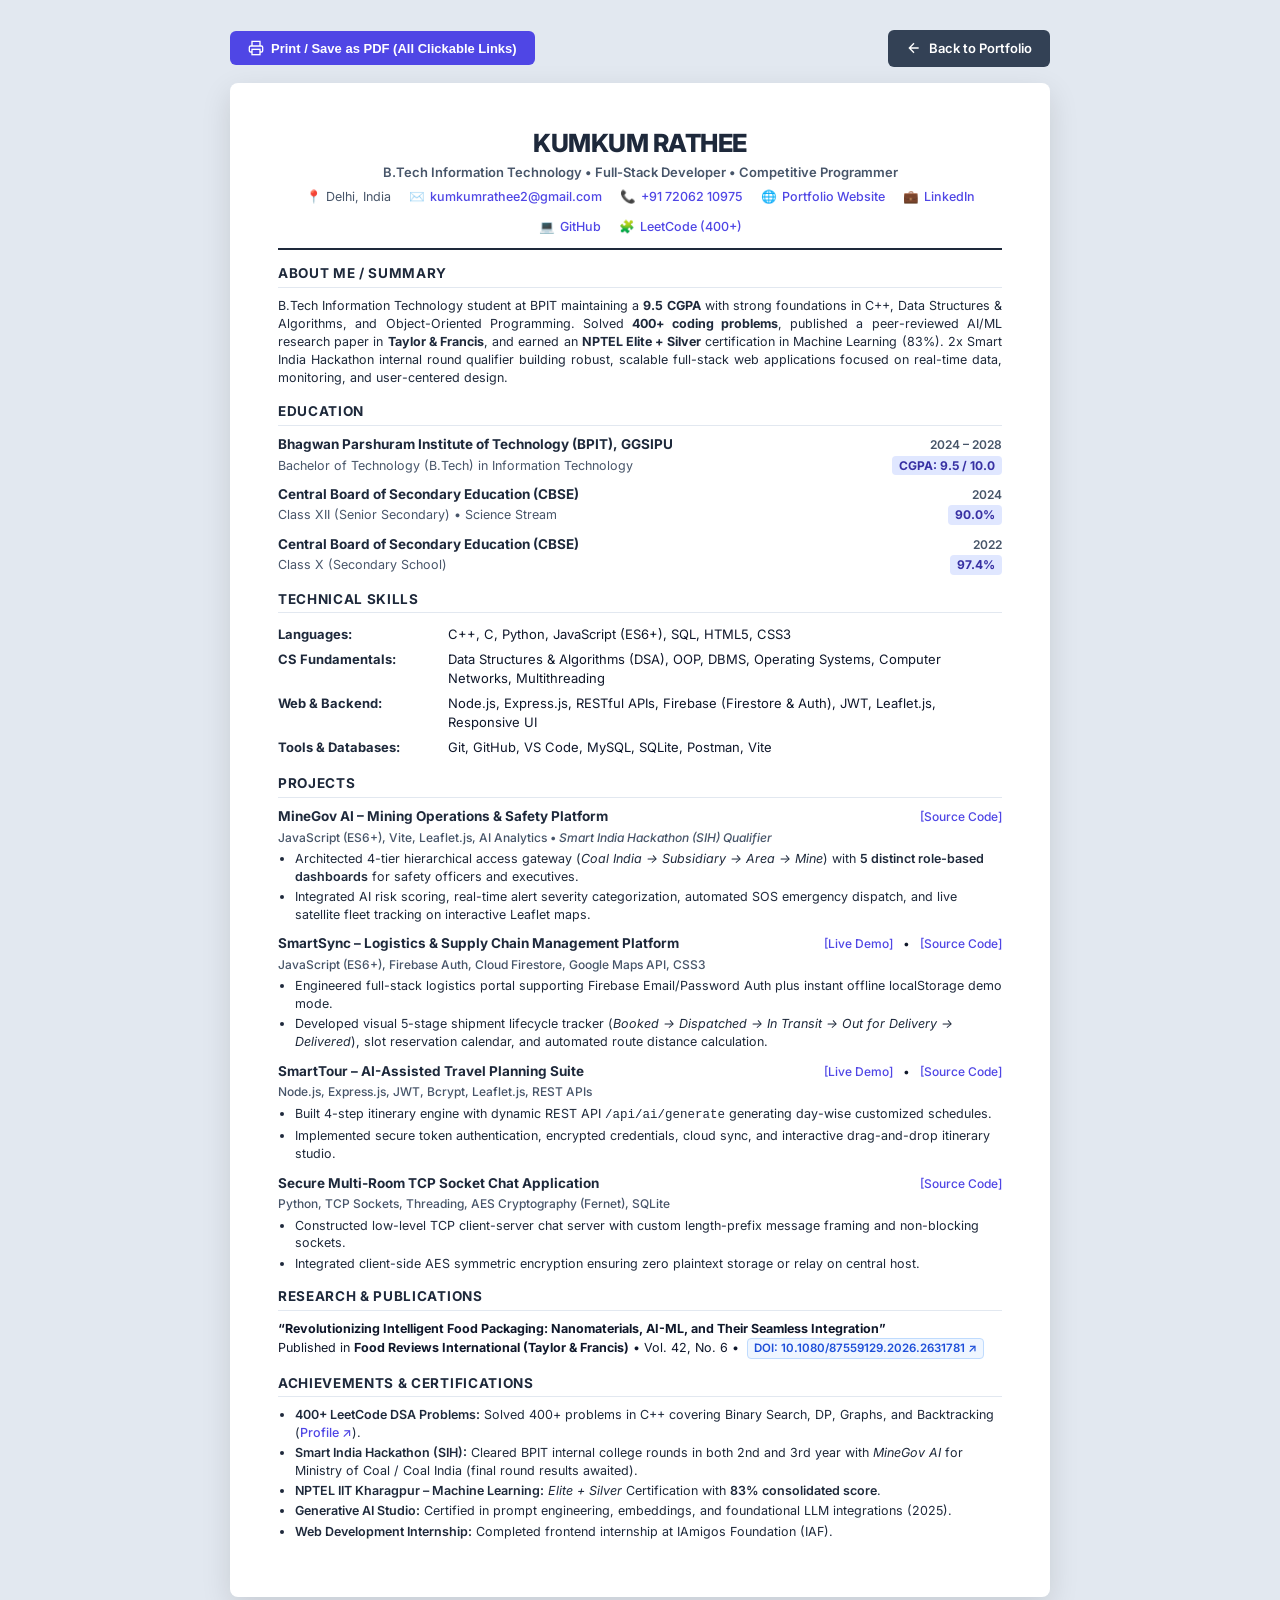
<file: Kumkum_Rathee_Resume.html>
<!DOCTYPE html>
<html lang="en">

<head>
  <meta charset="UTF-8" />
  <meta name="viewport" content="width=device-width, initial-scale=1.0" />
  <title>Kumkum Rathee – Resume</title>
  <link rel="preconnect" href="https://fonts.googleapis.com" />
  <link rel="preconnect" href="https://fonts.gstatic.com" crossorigin />
  <link
    href="https://fonts.googleapis.com/css2?family=Inter:wght@300;400;500;600;700;800&family=JetBrains+Mono:wght@400;500;600&display=swap"
    rel="stylesheet" />
  <style>
    /* ═══ ATS-OPTIMIZED CLEAN STYLING ═══════════════════════════════ */
    :root {
      --primary: #1e293b;
      --accent: #4f46e5;
      --accent-hover: #3730a3;
      --text: #0f172a;
      --muted: #475569;
      --light: #f8fafc;
      --border: #e2e8f0;
    }

    *,
    *::before,
    *::after {
      box-sizing: border-box;
      margin: 0;
      padding: 0;
    }

    body {
      font-family: 'Inter', -apple-system, BlinkMacSystemFont, 'Segoe UI', Roboto, sans-serif;
      color: var(--text);
      background: #e2e8f0;
      line-height: 1.45;
      font-size: 13.5px;
      -webkit-font-smoothing: antialiased;
      padding: 30px 15px;
    }

    /* Resume Paper Container */
    .resume-sheet {
      max-width: 820px;
      margin: 0 auto;
      background: #ffffff;
      padding: 42px 48px;
      box-shadow: 0 10px 30px rgba(0, 0, 0, 0.12);
      border-radius: 8px;
      position: relative;
    }

    /* Print / Action Bar */
    .action-bar {
      max-width: 820px;
      margin: 0 auto 16px;
      display: flex;
      justify-content: space-between;
      align-items: center;
      gap: 12px;
    }

    .action-btn {
      display: inline-flex;
      align-items: center;
      gap: 7px;
      background: var(--accent);
      color: #ffffff;
      padding: 9px 18px;
      border-radius: 6px;
      font-size: 13px;
      font-weight: 600;
      text-decoration: none;
      border: none;
      cursor: pointer;
      transition: background 0.2s;
    }

    .action-btn:hover {
      background: var(--accent-hover);
    }

    .action-btn.sec {
      background: #334155;
    }

    .action-btn.sec:hover {
      background: #1e293b;
    }

    /* ═══ RESUME HEADER ═════════════════════════════════════════════ */
    .header {
      text-align: center;
      border-bottom: 2px solid var(--primary);
      padding-bottom: 12px;
      margin-bottom: 14px;
    }

    .header-layout {
      display: flex;
      align-items: center;
      justify-content: center;
      gap: 18px;
      margin-bottom: 6px;
    }



    .name {
      font-size: 25px;
      font-weight: 800;
      color: var(--primary);
      letter-spacing: -0.02em;
      text-transform: uppercase;
      margin-bottom: 2px;
    }

    .headline {
      font-size: 13px;
      font-weight: 600;
      color: var(--muted);
    }

    .contact-row {
      display: flex;
      justify-content: center;
      flex-wrap: wrap;
      gap: 12px 18px;
      font-size: 12.5px;
      color: var(--muted);
    }

    .contact-item {
      display: inline-flex;
      align-items: center;
      gap: 5px;
    }

    a {
      color: var(--accent);
      text-decoration: none;
      font-weight: 500;
      transition: color 0.15s;
    }

    a:hover {
      color: var(--accent-hover);
      text-decoration: underline;
    }

    /* ═══ SECTION HEADINGS ══════════════════════════════════════════ */
    .section {
      margin-bottom: 15px;
    }

    .section-title {
      font-size: 13.5px;
      font-weight: 700;
      color: var(--primary);
      text-transform: uppercase;
      letter-spacing: 0.05em;
      border-bottom: 1.5px solid var(--border);
      padding-bottom: 3px;
      margin-bottom: 9px;
      display: flex;
      align-items: center;
      justify-content: space-between;
    }

    /* ═══ EDUCATION ═════════════════════════════════════════════════ */
    .entry {
      margin-bottom: 10px;
    }

    .entry:last-child {
      margin-bottom: 0;
    }

    .entry-header {
      display: flex;
      justify-content: space-between;
      align-items: baseline;
      font-weight: 700;
      color: var(--primary);
      font-size: 13.5px;
    }

    .entry-sub {
      display: flex;
      justify-content: space-between;
      align-items: baseline;
      font-size: 12.5px;
      color: var(--muted);
      margin-top: 1px;
      margin-bottom: 3px;
    }

    .entry-date {
      font-weight: 600;
      font-size: 12px;
      color: var(--muted);
      white-space: nowrap;
    }

    .badge-cgpa {
      background: #e0e7ff;
      color: #3730a3;
      padding: 1px 7px;
      border-radius: 4px;
      font-weight: 700;
      font-size: 12px;
    }

    /* ═══ TECHNICAL SKILLS ══════════════════════════════════════════ */
    .skills-table {
      width: 100%;
      border-collapse: collapse;
      font-size: 13px;
    }

    .skills-table td {
      padding: 3px 0;
      vertical-align: top;
    }

    .skill-lbl {
      font-weight: 700;
      color: var(--primary);
      width: 170px;
      white-space: nowrap;
    }

    .skill-val {
      color: var(--text);
    }

    /* ═══ PROJECTS ══════════════════════════════════════════════════ */
    .proj-item {
      margin-bottom: 11px;
    }

    .proj-item:last-child {
      margin-bottom: 0;
    }

    .proj-title-bar {
      display: flex;
      justify-content: space-between;
      align-items: baseline;
      flex-wrap: wrap;
      gap: 4px;
      margin-bottom: 2px;
    }

    .proj-name {
      font-size: 13.5px;
      font-weight: 700;
      color: var(--primary);
    }

    .proj-links {
      font-size: 12px;
      display: inline-flex;
      gap: 10px;
    }

    .proj-tech {
      font-size: 12px;
      color: var(--muted);
      font-weight: 500;
      margin-bottom: 4px;
    }

    .bullets {
      list-style-type: disc;
      padding-left: 17px;
      margin-top: 2px;
    }

    .bullets li {
      margin-bottom: 2.5px;
      font-size: 12.5px;
      color: #1e293b;
      line-height: 1.42;
    }

    .bullets li:last-child {
      margin-bottom: 0;
    }

    .bullets strong {
      color: var(--primary);
      font-weight: 600;
    }

    /* ═══ ACHIEVEMENTS & RESEARCH ═══════════════════════════════════ */
    .ach-item {
      margin-bottom: 5px;
      font-size: 12.5px;
    }

    .ach-item:last-child {
      margin-bottom: 0;
    }

    .doi-btn {
      display: inline-flex;
      align-items: center;
      gap: 3px;
      background: #eff6ff;
      color: #1d4ed8;
      border: 1px solid #bfdbfe;
      padding: 1px 6px;
      border-radius: 4px;
      font-size: 11.5px;
      font-weight: 600;
      margin-left: 4px;
    }

    .doi-btn:hover {
      background: #dbeafe;
      text-decoration: none;
    }

    /* ═══ PRINT RULES (1-PAGE CLEAN VECTOR PDF) ═════════════════════ */
    @media print {
      body {
        background: #ffffff;
        padding: 0;
        margin: 0;
        font-size: 11.8px;
        line-height: 1.35;
      }

      .action-bar {
        display: none !important;
      }

      .resume-sheet {
        box-shadow: none;
        padding: 0;
        max-width: 100%;
        border-radius: 0;
      }

      .header {
        padding-bottom: 8px;
        margin-bottom: 10px;
      }

      .name {
        font-size: 22px;
      }

      .section {
        margin-bottom: 10px;
      }

      .section-title {
        font-size: 12px;
        margin-bottom: 6px;
      }

      .bullets li {
        font-size: 11.2px;
        margin-bottom: 2px;
      }

      a {
        color: #1d4ed8 !important;
        text-decoration: none !important;
      }

      @page {
        margin: 12mm 14mm;
        size: A4 portrait;
      }
    }
  </style>
</head>

<body>

  <!-- Top Action Bar (Hidden in Print / PDF) -->
  <div class="action-bar">
    <button class="action-btn" onclick="window.print()">
      <svg width="16" height="16" viewBox="0 0 24 24" fill="none" stroke="currentColor" stroke-width="2">
        <polyline points="6 9 6 2 18 2 18 9" />
        <path d="M6 18H4a2 2 0 0 1-2-2v-5a2 2 0 0 1 2-2h16a2 2 0 0 1 2 2v5a2 2 0 0 1-2 2h-2" />
        <rect x="6" y="14" width="12" height="8" />
      </svg>
      Print / Save as PDF (All Clickable Links)
    </button>
    <a href="index.html" class="action-btn sec">
      <svg width="16" height="16" viewBox="0 0 24 24" fill="none" stroke="currentColor" stroke-width="2">
        <path d="M19 12H5M12 19l-7-7 7-7" />
      </svg>
      Back to Portfolio
    </a>
  </div>

  <!-- Main Resume Sheet -->
  <div class="resume-sheet">

    <!-- ═══ HEADER ═══ -->
    <header class="header">
      <div class="header-layout">

        <div>
          <h1 class="name">Kumkum Rathee</h1>
          <p class="headline">B.Tech Information Technology &bull; Full-Stack Developer &bull; Competitive Programmer</p>
        </div>
      </div>

      <div class="contact-row">
        <span class="contact-item">
          📍 Delhi, India
        </span>
        <span class="contact-item">
          ✉️ <a href="mailto:kumkumrathee2@gmail.com">kumkumrathee2@gmail.com</a>
        </span>
        <span class="contact-item">
          📞 <a href="tel:+917206210975">+91 72062 10975</a>
        </span>
        <span class="contact-item">
          🌐 <a href="https://kumkumrathee12.github.io/RESUME/" target="_blank" rel="noopener">Portfolio Website</a>
        </span>
        <span class="contact-item">
          💼 <a href="https://www.linkedin.com/in/kumkum-rathee-825423324/" target="_blank" rel="noopener">LinkedIn</a>
        </span>
        <span class="contact-item">
          💻 <a href="https://github.com/kumkumrathee12" target="_blank" rel="noopener">GitHub</a>
        </span>
        <span class="contact-item">
          🧩 <a href="https://leetcode.com/u/Kumkumrathee_12/" target="_blank" rel="noopener">LeetCode (400+)</a>
        </span>
      </div>
    </header>

    <!-- ═══ ABOUT ME / SUMMARY ═══ -->
    <section class="section">
      <h2 class="section-title">About Me / Summary</h2>
      <p style="font-size: 12.5px; color: #1e293b; line-height: 1.45; text-align: justify; margin-bottom: 4px;">
        B.Tech Information Technology student at BPIT maintaining a <strong>9.5 CGPA</strong> with strong foundations in C++, Data Structures &amp; Algorithms, and Object-Oriented Programming. Solved <strong>400+ coding problems</strong>, published a peer-reviewed AI/ML research paper in <strong>Taylor &amp; Francis</strong>, and earned an <strong>NPTEL Elite + Silver</strong> certification in Machine Learning (83%). 2x Smart India Hackathon internal round qualifier building robust, scalable full-stack web applications focused on real-time data, monitoring, and user-centered design.
      </p>
    </section>

    <!-- ═══ EDUCATION ═══ -->
    <section class="section">
      <h2 class="section-title">Education</h2>

      <div class="entry">
        <div class="entry-header">
          <span>Bhagwan Parshuram Institute of Technology (BPIT), GGSIPU</span>
          <span class="entry-date">2024 &ndash; 2028</span>
        </div>
        <div class="entry-sub">
          <span>Bachelor of Technology (B.Tech) in Information Technology</span>
          <span class="badge-cgpa">CGPA: 9.5 / 10.0</span>
        </div>
      </div>

      <div class="entry" style="margin-top: 6px;">
        <div class="entry-header">
          <span>Central Board of Secondary Education (CBSE)</span>
          <span class="entry-date">2024</span>
        </div>
        <div class="entry-sub">
          <span>Class XII (Senior Secondary) &bull; Science Stream</span>
          <span class="badge-cgpa">90.0%</span>
        </div>
      </div>

      <div class="entry" style="margin-top: 6px;">
        <div class="entry-header">
          <span>Central Board of Secondary Education (CBSE)</span>
          <span class="entry-date">2022</span>
        </div>
        <div class="entry-sub">
          <span>Class X (Secondary School)</span>
          <span class="badge-cgpa">97.4%</span>
        </div>
      </div>
    </section>

    <!-- ═══ TECHNICAL SKILLS ═══ -->
    <section class="section">
      <h2 class="section-title">Technical Skills</h2>
      <table class="skills-table">
        <tr>
          <td class="skill-lbl">Languages:</td>
          <td class="skill-val">C++, C, Python, JavaScript (ES6+), SQL, HTML5, CSS3</td>
        </tr>
        <tr>
          <td class="skill-lbl">CS Fundamentals:</td>
          <td class="skill-val">Data Structures &amp; Algorithms (DSA), OOP, DBMS, Operating Systems, Computer Networks,
            Multithreading</td>
        </tr>
        <tr>
          <td class="skill-lbl">Web &amp; Backend:</td>
          <td class="skill-val">Node.js, Express.js, RESTful APIs, Firebase (Firestore &amp; Auth), JWT, Leaflet.js,
            Responsive UI</td>
        </tr>
        <tr>
          <td class="skill-lbl">Tools &amp; Databases:</td>
          <td class="skill-val">Git, GitHub, VS Code, MySQL, SQLite, Postman, Vite</td>
        </tr>
      </table>
    </section>

    <!-- ═══ PROJECTS ═══ -->
    <section class="section">
      <h2 class="section-title">Projects</h2>

      <!-- MineGov AI -->
      <div class="proj-item">
        <div class="proj-title-bar">
          <span class="proj-name">MineGov AI – Mining Operations &amp; Safety Platform</span>
          <span class="proj-links">
            <a href="https://github.com/kumkumrathee12" target="_blank" rel="noopener">[Source Code]</a>
          </span>
        </div>
        <div class="proj-tech">JavaScript (ES6+), Vite, Leaflet.js, AI Analytics &bull; <em>Smart India Hackathon (SIH)
            Qualifier</em></div>
        <ul class="bullets">
          <li>Architected 4-tier hierarchical access gateway (<em>Coal India &rarr; Subsidiary &rarr; Area &rarr;
              Mine</em>) with <strong>5 distinct role-based dashboards</strong> for safety officers and executives.</li>
          <li>Integrated AI risk scoring, real-time alert severity categorization, automated SOS emergency dispatch, and
            live satellite fleet tracking on interactive Leaflet maps.</li>
        </ul>
      </div>

      <!-- SmartSync -->
      <div class="proj-item">
        <div class="proj-title-bar">
          <span class="proj-name">SmartSync – Logistics &amp; Supply Chain Management Platform</span>
          <span class="proj-links">
            <a href="https://kumkumrathee12.github.io/smartSync/" target="_blank" rel="noopener">[Live Demo]</a> &bull;
            <a href="https://github.com/kumkumrathee12/smartSync" target="_blank" rel="noopener">[Source Code]</a>
          </span>
        </div>
        <div class="proj-tech">JavaScript (ES6+), Firebase Auth, Cloud Firestore, Google Maps API, CSS3</div>
        <ul class="bullets">
          <li>Engineered full-stack logistics portal supporting Firebase Email/Password Auth plus instant offline
            localStorage demo mode.</li>
          <li>Developed visual 5-stage shipment lifecycle tracker (<em>Booked &rarr; Dispatched &rarr; In Transit &rarr;
              Out for Delivery &rarr; Delivered</em>), slot reservation calendar, and automated route distance
            calculation.</li>
        </ul>
      </div>

      <!-- SmartTour -->
      <div class="proj-item">
        <div class="proj-title-bar">
          <span class="proj-name">SmartTour – AI-Assisted Travel Planning Suite</span>
          <span class="proj-links">
            <a href="https://kumkumrathee12.github.io/SmartTour/" target="_blank" rel="noopener">[Live Demo]</a> &bull;
            <a href="https://github.com/kumkumrathee12/SmartTour" target="_blank" rel="noopener">[Source Code]</a>
          </span>
        </div>
        <div class="proj-tech">Node.js, Express.js, JWT, Bcrypt, Leaflet.js, REST APIs</div>
        <ul class="bullets">
          <li>Built 4-step itinerary engine with dynamic REST API <code>/api/ai/generate</code> generating day-wise
            customized schedules.</li>
          <li>Implemented secure token authentication, encrypted credentials, cloud sync, and interactive drag-and-drop
            itinerary studio.</li>
        </ul>
      </div>

      <!-- Secure Chat -->
      <div class="proj-item">
        <div class="proj-title-bar">
          <span class="proj-name">Secure Multi-Room TCP Socket Chat Application</span>
          <span class="proj-links">
            <a href="https://github.com/kumkumrathee12/socket-chat-app" target="_blank" rel="noopener">[Source Code]</a>
          </span>
        </div>
        <div class="proj-tech">Python, TCP Sockets, Threading, AES Cryptography (Fernet), SQLite</div>
        <ul class="bullets">
          <li>Constructed low-level TCP client-server chat server with custom length-prefix message framing and
            non-blocking sockets.</li>
          <li>Integrated client-side AES symmetric encryption ensuring zero plaintext storage or relay on central host.
          </li>
        </ul>
      </div>
    </section>

    <!-- ═══ RESEARCH & PUBLICATIONS ═══ -->
    <section class="section">
      <h2 class="section-title">Research &amp; Publications</h2>
      <div class="ach-item">
        <strong>&ldquo;Revolutionizing Intelligent Food Packaging: Nanomaterials, AI-ML, and Their Seamless
          Integration&rdquo;</strong><br />
        Published in <strong>Food Reviews International (Taylor &amp; Francis)</strong> &bull; Vol. 42, No. 6 &bull;
        <a href="https://www.tandfonline.com/doi/abs/10.1080/87559129.2026.2631781" target="_blank" rel="noopener"
          class="doi-btn">
          DOI: 10.1080/87559129.2026.2631781 &nearr;
        </a>
      </div>
    </section>

    <!-- ═══ ACHIEVEMENTS & CERTIFICATIONS ═══ -->
    <section class="section">
      <h2 class="section-title">Achievements &amp; Certifications</h2>
      <ul class="bullets">
        <li><strong>400+ LeetCode DSA Problems:</strong> Solved 400+ problems in C++ covering Binary Search, DP, Graphs,
          and Backtracking (<a href="https://leetcode.com/u/Kumkumrathee_12/" target="_blank" rel="noopener">Profile
            &nearr;</a>).</li>
        <li><strong>Smart India Hackathon (SIH):</strong> Cleared BPIT internal college rounds in both 2nd and 3rd year
          with <em>MineGov AI</em> for Ministry of Coal / Coal India (final round results awaited).</li>
        <li><strong>NPTEL IIT Kharagpur – Machine Learning:</strong> <em>Elite + Silver</em> Certification with
          <strong>83% consolidated score</strong>.</li>
        <li><strong>Generative AI Studio:</strong> Certified in prompt engineering, embeddings, and foundational LLM
          integrations (2025).</li>
        <li><strong>Web Development Internship:</strong> Completed frontend internship at IAmigos Foundation (IAF).</li>
      </ul>
    </section>

  </div>

</body>

</html>
</file>
<file: portfolio.css>
/* ═══════════════════════════════════════════════════════════
   KUMKUM RATHEE — PORTFOLIO CSS
   Design: Dark mode, glassmorphism, premium spacing
   ═══════════════════════════════════════════════════════════ */

/* ─── DESIGN TOKENS ─────────────────────────────────────── */
:root {
  --bg:          #0d1117;
  --bg2:         #151b23;
  --bg3:         #1c2128;
  --card-bg:     rgba(21, 27, 35, 0.85);
  --card-border: rgba(255, 255, 255, 0.07);
  --border-h:    rgba(167, 139, 250, 0.4);
  --text:        #c9d1d9;
  --text-dim:    #8b949e;
  --muted:       #6e7681;

  --accent:      #8b5cf6;
  --accent-l:    #a78bfa;
  --accent2:     #38bdf8;
  --green:       #34d399;
  --orange:      #fb923c;
  --pink:        #f472b6;
  --blue:        #60a5fa;

  --radius:      16px;
  --rsm:         10px;
  --shadow:      0 10px 32px -8px rgba(0,0,0,0.55);
  --glow:        0 0 24px rgba(139,92,246,0.18);
  --nav-h:       68px;

  --section-pad: 100px 0;
  --max-w:       1080px;
}

[data-theme="light"] {
  --bg:          #f8fafc;
  --bg2:         #ffffff;
  --bg3:         #f1f5f9;
  --card-bg:     rgba(255,255,255,0.92);
  --card-border: rgba(0,0,0,0.07);
  --border-h:    rgba(139,92,246,0.35);
  --text:        #1e293b;
  --text-dim:    #475569;
  --muted:       #64748b;
  --shadow:      0 8px 28px -6px rgba(15,23,42,0.08);
  --glow:        0 0 24px rgba(139,92,246,0.1);
}

/* ─── RESET ──────────────────────────────────────────────── */
*, *::before, *::after { box-sizing: border-box; margin: 0; padding: 0; }

html {
  scroll-behavior: smooth;
  scroll-padding-top: calc(var(--nav-h) + 20px);
}

body {
  font-family: 'Sora', -apple-system, BlinkMacSystemFont, 'Segoe UI', sans-serif;
  background: var(--bg);
  color: var(--text);
  line-height: 1.7;
  overflow-x: hidden;
  transition: background 0.35s, color 0.35s;
  -webkit-font-smoothing: antialiased;
}

a { color: inherit; text-decoration: none; }
img { max-width: 100%; display: block; }
button { cursor: pointer; border: none; background: none; font-family: inherit; }
ul { list-style: none; }

/* ─── CARD BASE ──────────────────────────────────────────── */
.card {
  background: var(--card-bg);
  backdrop-filter: blur(16px);
  -webkit-backdrop-filter: blur(16px);
  border: 1px solid var(--card-border);
  border-radius: var(--radius);
  box-shadow: var(--shadow);
  transition: border-color 0.3s, transform 0.3s, box-shadow 0.3s;
}
.card:hover {
  border-color: var(--border-h);
  box-shadow: var(--shadow), var(--glow);
}

/* Icon color helpers */
.ic-purple { background: rgba(139,92,246,0.15); color: var(--accent);  border: 1px solid rgba(139,92,246,0.3); }
.ic-blue   { background: rgba(56,189,248,0.15); color: var(--accent2); border: 1px solid rgba(56,189,248,0.3); }
.ic-orange { background: rgba(251,146,60,0.15); color: var(--orange);  border: 1px solid rgba(251,146,60,0.3); }
.ic-green  { background: rgba(52,211,153,0.15); color: var(--green);   border: 1px solid rgba(52,211,153,0.3); }

/* ─── NAVBAR ─────────────────────────────────────────────── */
.navbar {
  position: fixed; top: 0; left: 0; right: 0;
  height: var(--nav-h); z-index: 1000;
  background: rgba(9,12,20,0.82);
  backdrop-filter: blur(18px);
  -webkit-backdrop-filter: blur(18px);
  border-bottom: 1px solid var(--card-border);
  transition: background 0.3s, border-color 0.3s;
}
[data-theme="light"] .navbar { background: rgba(248,250,252,0.88); }

.nav-inner {
  max-width: var(--max-w);
  margin: 0 auto; padding: 0 28px;
  height: 100%;
  display: flex; align-items: center; justify-content: space-between; gap: 16px;
}

.nav-logo {
  font-family: 'JetBrains Mono', monospace;
  font-size: 1.25rem; font-weight: 800;
  color: var(--text); letter-spacing: -0.04em;
}
.dot { color: var(--accent); }

.nav-links {
  display: flex; gap: 4px;
}
.nav-link {
  padding: 7px 16px; border-radius: 50px;
  font-size: 0.82rem; font-weight: 600;
  color: var(--muted);
  transition: background 0.2s, color 0.2s;
}
.nav-link:hover, .nav-link.active {
  background: rgba(139,92,246,0.14);
  color: var(--accent-l);
}
[data-theme="light"] .nav-link:hover,
[data-theme="light"] .nav-link.active { color: var(--accent); }

.nav-right { display: flex; align-items: center; gap: 10px; }

.theme-btn {
  width: 38px; height: 38px; border-radius: 50%;
  border: 1px solid var(--card-border);
  background: var(--bg2); color: var(--muted);
  display: flex; align-items: center; justify-content: center;
  transition: all 0.2s;
}
.theme-btn:hover {
  background: rgba(139,92,246,0.14);
  border-color: var(--border-h); color: var(--accent);
}
.theme-btn svg { width: 17px; height: 17px; }

.nav-resume-btn {
  display: inline-flex; align-items: center; gap: 7px;
  background: rgba(139,92,246,0.12);
  border: 1px solid rgba(139,92,246,0.35);
  color: var(--accent-l); padding: 8px 18px; border-radius: 50px;
  font-size: 0.8rem; font-weight: 700;
  transition: all 0.2s; white-space: nowrap;
}
.nav-resume-btn:hover {
  background: var(--accent); color: #fff;
  transform: translateY(-2px);
  box-shadow: 0 4px 16px rgba(139,92,246,0.35);
}
[data-theme="light"] .nav-resume-btn { color: var(--accent); }
[data-theme="light"] .nav-resume-btn:hover { color: #fff; }

/* Resume dropdown in navbar */
.resume-dropdown {
  position: relative;
  display: inline-block;
}
.dropdown-chevron {
  transition: transform 0.25s ease;
  margin-left: 2px;
}
.resume-dropdown.open .dropdown-chevron,
.resume-dropdown:hover .dropdown-chevron {
  transform: rotate(180deg);
}
.resume-menu {
  position: absolute;
  top: calc(100% + 10px);
  right: 0;
  min-width: 230px;
  background: var(--bg2);
  border: 1px solid var(--border-h);
  border-radius: 14px;
  padding: 8px;
  box-shadow: 0 16px 36px -6px rgba(0,0,0,0.6), 0 0 24px rgba(139,92,246,0.2);
  backdrop-filter: blur(16px);
  -webkit-backdrop-filter: blur(16px);
  display: flex;
  flex-direction: column;
  gap: 4px;
  opacity: 0;
  visibility: hidden;
  transform: translateY(8px);
  transition: opacity 0.2s cubic-bezier(0.16, 1, 0.3, 1), transform 0.2s cubic-bezier(0.16, 1, 0.3, 1), visibility 0.2s;
  z-index: 1100;
}
.resume-dropdown.open .resume-menu,
.resume-dropdown:hover .resume-menu {
  opacity: 1;
  visibility: visible;
  transform: translateY(0);
}
[data-theme="light"] .resume-menu {
  background: rgba(255, 255, 255, 0.98);
  box-shadow: 0 12px 30px -4px rgba(15, 23, 42, 0.15);
}
.resume-menu-item {
  display: flex;
  align-items: center;
  gap: 12px;
  padding: 10px 12px;
  border-radius: 10px;
  text-decoration: none;
  color: var(--text);
  background: transparent;
  border: none;
  width: 100%;
  text-align: left;
  cursor: pointer;
  transition: background 0.15s, transform 0.15s;
  font-family: inherit;
}
.resume-menu-item:hover {
  background: rgba(139, 92, 246, 0.12);
  transform: translateX(3px);
}
.rm-item-icon {
  width: 32px;
  height: 32px;
  border-radius: 8px;
  display: flex;
  align-items: center;
  justify-content: center;
  flex-shrink: 0;
}
.rm-item-text {
  display: flex;
  flex-direction: column;
}
.rm-item-title {
  font-size: 0.84rem;
  font-weight: 700;
  color: var(--text);
  line-height: 1.2;
}
.rm-item-sub {
  font-size: 0.7rem;
  color: var(--muted);
  margin-top: 2px;
}

.nav-gh-btn {
  display: inline-flex; align-items: center; gap: 7px;
  background: linear-gradient(135deg, var(--accent), var(--accent2));
  color: #fff; padding: 8px 18px; border-radius: 50px;
  font-size: 0.8rem; font-weight: 700;
  box-shadow: 0 4px 16px rgba(139,92,246,0.35);
  transition: transform 0.2s, box-shadow 0.2s;
  white-space: nowrap;
}
.nav-gh-btn:hover {
  transform: translateY(-2px);
  box-shadow: 0 8px 22px rgba(139,92,246,0.45);
}

.nav-linkedin-btn {
  display: inline-flex; align-items: center; gap: 7px;
  background: rgba(10, 102, 194, 0.15);
  border: 1px solid rgba(10, 102, 194, 0.45);
  color: #38bdf8; padding: 8px 16px; border-radius: 50px;
  font-size: 0.8rem; font-weight: 700;
  transition: all 0.2s; white-space: nowrap;
}
.nav-linkedin-btn:hover {
  background: #0a66c2; color: #fff;
  border-color: #0a66c2;
  transform: translateY(-2px);
  box-shadow: 0 4px 16px rgba(10, 102, 194, 0.45);
}
[data-theme="light"] .nav-linkedin-btn {
  color: #0a66c2;
  background: rgba(10, 102, 194, 0.08);
}
[data-theme="light"] .nav-linkedin-btn:hover { color: #fff; }

.hamburger {
  display: none; flex-direction: column; gap: 5px;
  padding: 6px; background: none; border: none;
}
.hamburger span {
  display: block; width: 22px; height: 2px;
  background: var(--muted); border-radius: 2px;
  transition: 0.3s;
}

/* Mobile drawer */
.mobile-drawer {
  display: none;
  position: fixed; top: var(--nav-h); left: 0; right: 0;
  background: var(--bg2); border-bottom: 1px solid var(--card-border);
  padding: 16px 28px; z-index: 999;
  transform: translateY(-110%);
  transition: transform 0.3s ease;
}
.mobile-drawer.open { transform: translateY(0); }
.mobile-drawer ul { display: flex; flex-direction: column; gap: 4px; }
.mobile-drawer .nav-link { display: block; padding: 10px 14px; font-size: 0.9rem; }

/* ─── HERO ───────────────────────────────────────────────── */
.hero {
  position: relative; overflow: hidden;
  min-height: 100vh;
  display: flex; flex-direction: column; justify-content: center;
  padding-top: var(--nav-h);
  background: var(--bg);
}

/* Ambient glow blobs */
.glow-blob {
  position: absolute; border-radius: 50%;
  filter: blur(100px); pointer-events: none; opacity: 0.5;
}
.g1 {
  width: 560px; height: 560px;
  background: radial-gradient(circle, rgba(139,92,246,0.35), transparent 70%);
  top: -160px; right: -80px;
}
.g2 {
  width: 400px; height: 400px;
  background: radial-gradient(circle, rgba(56,189,248,0.28), transparent 70%);
  bottom: -60px; left: 40px;
}
.g3 {
  width: 280px; height: 280px;
  background: radial-gradient(circle, rgba(251,146,60,0.18), transparent 70%);
  top: 42%; left: 40%;
}
[data-theme="light"] .glow-blob { opacity: 0.2; }

.hero-container {
  max-width: var(--max-w); margin: 0 auto; padding: 60px 28px 80px;
  display: flex; align-items: center; gap: 60px;
  position: relative; z-index: 10;
}

/* Hero text */
.hero-text { flex: 1; min-width: 0; }

.hero-badge {
  display: inline-flex; align-items: center; gap: 9px;
  background: rgba(139,92,246,0.1);
  border: 1px solid rgba(139,92,246,0.25);
  color: var(--accent-l); font-size: 0.78rem; font-weight: 600;
  padding: 6px 16px; border-radius: 50px;
  margin-bottom: 24px; letter-spacing: 0.02em;
}
.badge-dot {
  width: 7px; height: 7px; border-radius: 50%;
  background: var(--green);
  box-shadow: 0 0 8px rgba(52,211,153,0.7);
  animation: pulse-dot 2s ease infinite;
}
@keyframes pulse-dot {
  0%, 100% { opacity: 1; transform: scale(1); }
  50% { opacity: 0.6; transform: scale(1.3); }
}

.hero-greeting {
  font-family: 'Inter', sans-serif;
  font-size: 0.9rem; font-weight: 600;
  color: var(--muted); text-transform: uppercase;
  letter-spacing: 0.07em; margin-bottom: 6px;
}

.hero-name {
  font-size: clamp(2.4rem, 5vw, 3.6rem);
  font-weight: 800; line-height: 1.1;
  letter-spacing: -0.03em;
  background: linear-gradient(140deg, #ffffff 20%, var(--accent-l) 70%, var(--accent) 100%);
  -webkit-background-clip: text; -webkit-text-fill-color: transparent;
  background-clip: text;
  margin-bottom: 14px;
}
[data-theme="light"] .hero-name {
  background: linear-gradient(140deg, #0f172a 20%, var(--accent) 100%);
  -webkit-background-clip: text; background-clip: text;
}

.hero-role {
  display: flex; align-items: center; flex-wrap: wrap;
  font-size: 1.1rem; font-weight: 500;
  color: var(--text-dim); margin-bottom: 14px;
  font-family: 'Inter', sans-serif;
}
.role-prefix { color: var(--muted); }
.typing-wrapper { display: inline-flex; align-items: center; }
#typing-text {
  color: var(--accent-l); font-weight: 700;
  min-width: 2px;
}
.cursor {
  color: var(--accent);
  animation: blink 0.75s step-end infinite;
  font-weight: 300; margin-left: 1px;
}
@keyframes blink { 50% { opacity: 0; } }

.hero-sub {
  font-size: 0.97rem; color: var(--text-dim); line-height: 1.75;
  margin-bottom: 28px; max-width: 520px;
}
.hero-sub strong { color: var(--text); font-weight: 700; }

/* Stats row */
.hero-stats {
  display: inline-flex; align-items: center;
  background: rgba(13,17,26,0.9);
  border: 1px solid var(--card-border);
  border-radius: 14px; padding: 14px 26px;
  gap: 26px; margin-bottom: 28px;
  box-shadow: 0 8px 24px rgba(0,0,0,0.3);
}
[data-theme="light"] .hero-stats {
  background: #fff;
  box-shadow: 0 4px 18px rgba(0,0,0,0.06);
}
.hstat { display: flex; flex-direction: column; align-items: center; }
.hstat-num {
  font-size: 1.55rem; font-weight: 800;
  font-family: 'JetBrains Mono', monospace;
  color: var(--accent-l); line-height: 1;
}
[data-theme="light"] .hstat-num { color: var(--accent); }
.hstat-lbl {
  font-size: 0.7rem; color: var(--muted);
  font-weight: 600; text-transform: uppercase;
  letter-spacing: 0.05em; margin-top: 3px;
}
.hstat-sep { width: 1px; height: 30px; background: var(--card-border); }

/* CTA buttons */
.hero-ctas { display: flex; flex-wrap: wrap; gap: 12px; margin-bottom: 26px; }

.btn-primary {
  display: inline-flex; align-items: center; gap: 8px;
  background: linear-gradient(135deg, var(--accent), var(--accent2));
  color: #fff; padding: 12px 26px; border-radius: 50px;
  font-size: 0.88rem; font-weight: 700;
  box-shadow: 0 4px 18px rgba(139,92,246,0.4);
  transition: transform 0.2s, box-shadow 0.2s;
  border: none; font-family: inherit;
}
.btn-primary svg { width: 16px; height: 16px; }
.btn-primary:hover {
  transform: translateY(-2px);
  box-shadow: 0 8px 26px rgba(139,92,246,0.5);
}

.btn-view-resume {
  display: inline-flex; align-items: center; gap: 8px;
  background: linear-gradient(135deg, rgba(139, 92, 246, 0.22), rgba(56, 189, 248, 0.22));
  border: 1.5px solid var(--accent-l);
  color: #fff; padding: 12px 26px; border-radius: 50px;
  font-size: 0.88rem; font-weight: 700; font-family: inherit;
  cursor: pointer;
  box-shadow: 0 4px 18px rgba(139, 92, 246, 0.35);
  transition: all 0.2s cubic-bezier(0.16, 1, 0.3, 1);
}
.btn-view-resume svg { width: 17px; height: 17px; }
.btn-view-resume:hover {
  background: linear-gradient(135deg, var(--accent), var(--accent2));
  color: #fff;
  transform: translateY(-2px);
  box-shadow: 0 8px 28px rgba(139, 92, 246, 0.55);
}
[data-theme="light"] .btn-view-resume {
  color: var(--accent);
  border-color: var(--accent);
  background: rgba(139, 92, 246, 0.08);
  box-shadow: 0 4px 16px rgba(139, 92, 246, 0.15);
}
[data-theme="light"] .btn-view-resume:hover { color: #fff; }

.btn-resume {
  display: inline-flex; align-items: center; gap: 8px;
  background: rgba(56,189,248,0.12);
  border: 1px solid rgba(56,189,248,0.4);
  color: var(--accent2); padding: 12px 26px; border-radius: 50px;
  font-size: 0.88rem; font-weight: 700; font-family: inherit;
  transition: all 0.2s;
}
.btn-resume svg { width: 16px; height: 16px; }
.btn-resume:hover {
  background: var(--accent2); color: #0d1117;
  transform: translateY(-2px);
  box-shadow: 0 6px 22px rgba(56,189,248,0.35);
}
[data-theme="light"] .btn-resume { color: #0284c7; }
[data-theme="light"] .btn-resume:hover { color: #fff; }

.btn-outline {
  display: inline-flex; align-items: center; gap: 8px;
  background: transparent;
  border: 1px solid var(--card-border);
  color: var(--text); padding: 12px 26px; border-radius: 50px;
  font-size: 0.88rem; font-weight: 700;
  font-family: inherit;
  backdrop-filter: blur(8px);
  transition: all 0.2s;
}
.btn-outline svg { width: 16px; height: 16px; }
.btn-outline:hover {
  background: rgba(139,92,246,0.1);
  border-color: var(--border-h); color: var(--accent-l);
  transform: translateY(-2px);
}

/* Social chips */
.hero-socials { display: flex; flex-wrap: wrap; gap: 10px; }
.social-chip {
  display: inline-flex; align-items: center; gap: 7px;
  background: var(--bg2); border: 1px solid var(--card-border);
  padding: 7px 16px; border-radius: 50px;
  font-size: 0.78rem; color: var(--text-dim); font-weight: 500;
  transition: all 0.2s;
}
.social-chip svg { width: 14px; height: 14px; color: var(--accent); flex-shrink: 0; }
.social-chip:hover {
  background: rgba(139,92,246,0.1);
  border-color: var(--border-h); color: var(--text);
  transform: translateY(-2px);
}
.location-chip { cursor: default; }
.location-chip:hover { transform: none; }

/* ─── HERO VISUAL ────────────────────────────────────────── */
.hero-visual {
  flex-shrink: 0;
  display: flex; flex-direction: column; align-items: center; gap: 20px;
  position: relative;
}

.avatar-wrapper { position: relative; }

.avatar-ring {
  position: absolute; inset: -8px; border-radius: 50%;
  border: 2px solid transparent;
  background: linear-gradient(135deg, var(--accent), var(--accent2)) border-box;
  -webkit-mask: linear-gradient(#fff 0 0) padding-box, linear-gradient(#fff 0 0);
  -webkit-mask-composite: destination-out;
  mask-composite: exclude;
  animation: ring-spin 8s linear infinite;
}
@keyframes ring-spin {
  to { transform: rotate(360deg); }
}

.avatar-inner {
  width: 220px; height: 220px; border-radius: 50%;
  overflow: hidden; background: var(--bg3);
  border: 3px solid var(--card-border);
  box-shadow: 0 0 40px rgba(139,92,246,0.25);
}
.avatar-img { width: 100%; height: 100%; object-fit: cover; object-position: center 22%; }
.avatar-fallback {
  width: 100%; height: 100%;
  display: flex; align-items: center; justify-content: center;
  font-family: 'JetBrains Mono', monospace;
  font-size: 3.5rem; font-weight: 800;
  background: linear-gradient(135deg, var(--accent), var(--accent2));
  -webkit-background-clip: text; -webkit-text-fill-color: transparent;
  background-clip: text;
}

.avatar-badge-lc, .avatar-badge-gpa {
  position: absolute;
  background: var(--bg2); border: 1px solid var(--card-border);
  border-radius: 12px; padding: 8px 14px;
  display: flex; flex-direction: column; align-items: center;
  box-shadow: var(--shadow);
  animation: float-badge 3s ease-in-out infinite;
}
.avatar-badge-lc { right: -20px; top: 30px; animation-delay: 0s; }
.avatar-badge-gpa { left: -20px; bottom: 30px; animation-delay: 1.5s; }
.avatar-badge-lc span, .avatar-badge-gpa span {
  font-family: 'JetBrains Mono', monospace;
  font-size: 1.1rem; font-weight: 800; color: var(--accent-l); line-height: 1;
}
.avatar-badge-lc small, .avatar-badge-gpa small {
  font-size: 0.68rem; color: var(--muted);
  font-weight: 600; text-transform: uppercase; letter-spacing: 0.04em;
}
@keyframes float-badge {
  0%, 100% { transform: translateY(0); }
  50% { transform: translateY(-7px); }
}

/* Floating code snippet */
.code-float {
  background: rgba(13,17,26,0.92);
  border: 1px solid var(--card-border);
  border-radius: 12px; padding: 14px 18px;
  box-shadow: var(--shadow);
  width: 100%; max-width: 270px;
  animation: float-badge 4s ease-in-out infinite 0.7s;
}
[data-theme="light"] .code-float { background: #1a1f2e; }
.code-dot-row { display: flex; gap: 6px; margin-bottom: 10px; }
.cd { width: 10px; height: 10px; border-radius: 50%; }
.cd.r { background: #ff5f57; }
.cd.y { background: #febc2e; }
.cd.g { background: #28c840; }
.code-snippet {
  font-family: 'JetBrains Mono', monospace;
  font-size: 0.73rem; line-height: 1.6; color: #c9d1d9;
  white-space: pre;
}
.ck { color: #a78bfa; }
.cv { color: #67e8f9; }
.cs { color: #c9d1d9; }
.cq { color: #86efac; }
.cn { color: #fda4af; }

/* Scroll hint */
.scroll-hint {
  position: absolute; bottom: 28px; left: 50%;
  transform: translateX(-50%);
  display: flex; flex-direction: column; align-items: center; gap: 8px;
  color: var(--muted); font-size: 0.72rem; font-weight: 600;
  letter-spacing: 0.06em; text-transform: uppercase;
  z-index: 10;
}
.scroll-arrow-wrapper {
  width: 30px; height: 48px; border: 2px solid var(--card-border);
  border-radius: 15px; display: flex; justify-content: center; padding-top: 8px;
}
.scroll-arr {
  width: 6px; height: 10px; background: var(--accent);
  border-radius: 3px;
  animation: scroll-anim 1.8s ease infinite;
}
@keyframes scroll-anim {
  0% { transform: translateY(0); opacity: 1; }
  80% { transform: translateY(16px); opacity: 0; }
  100% { transform: translateY(0); opacity: 0; }
}

/* ─── SCROLL REVEAL ──────────────────────────────────────── */
.reveal-up {
  opacity: 0;
  transform: translateY(36px);
  transition: opacity 0.65s ease, transform 0.65s ease;
}
.reveal-up.visible {
  opacity: 1;
  transform: translateY(0);
}

/* ─── SECTION WRAPPER ────────────────────────────────────── */
.section { padding: var(--section-pad); }
.section-alt { background: var(--bg2); }
[data-theme="light"] .section-alt { background: var(--bg3); }

.section-container {
  max-width: var(--max-w);
  margin: 0 auto; padding: 0 28px;
}

.section-tag {
  display: inline-flex; align-items: center;
  font-size: 0.75rem; font-weight: 700;
  text-transform: uppercase; letter-spacing: 0.1em;
  color: var(--accent-l);
  background: rgba(139,92,246,0.1);
  border: 1px solid rgba(139,92,246,0.22);
  padding: 5px 16px; border-radius: 50px;
  margin-bottom: 16px;
}
[data-theme="light"] .section-tag { color: var(--accent); }

.section-heading {
  font-size: clamp(1.9rem, 3.5vw, 2.6rem);
  font-weight: 800; letter-spacing: -0.025em;
  color: var(--text); line-height: 1.15;
  margin-bottom: 14px;
}

.grad-text {
  background: linear-gradient(135deg, var(--accent-l), var(--accent2));
  -webkit-background-clip: text; -webkit-text-fill-color: transparent;
  background-clip: text;
}

.section-desc {
  font-size: 1rem; color: var(--text-dim); max-width: 520px;
  margin-bottom: 56px; line-height: 1.7;
}

/* ─── ABOUT ──────────────────────────────────────────────── */
.about-grid {
  display: grid; grid-template-columns: 1fr 1fr; gap: 28px;
  align-items: start;
}

.about-text-block {
  padding: 36px 38px;
  display: flex; flex-direction: column; gap: 18px;
}
.about-text-block p {
  font-size: 0.97rem; color: var(--text-dim); line-height: 1.8;
}
.about-text-block strong { color: var(--text); font-weight: 700; }

.about-tags {
  display: flex; flex-wrap: wrap; gap: 9px; margin-top: 6px;
}
.atag {
  background: rgba(255,255,255,0.04);
  border: 1px solid var(--card-border);
  color: var(--text-dim); padding: 6px 14px;
  border-radius: 50px; font-size: 0.8rem; font-weight: 600;
}
[data-theme="light"] .atag { background: rgba(0,0,0,0.03); }

.about-highlights { display: flex; flex-direction: column; gap: 14px; }

.highlight-card {
  display: flex; align-items: center; gap: 16px;
  padding: 18px 22px;
}
.hl-icon {
  width: 46px; height: 46px; border-radius: 12px;
  display: flex; align-items: center; justify-content: center;
  flex-shrink: 0;
}
.hl-icon svg { width: 22px; height: 22px; }
.hl-title { font-size: 0.92rem; font-weight: 700; color: var(--text); }
.hl-sub { font-size: 0.8rem; color: var(--muted); margin-top: 2px; font-weight: 500; }

/* ─── SKILLS ─────────────────────────────────────────────── */
.skills-grid {
  display: grid;
  grid-template-columns: repeat(auto-fit, minmax(300px, 1fr));
  gap: 18px;
}

.skill-cat {
  padding: 22px 24px;
  display: flex; flex-direction: column; gap: 14px;
}
.skill-cat-header {
  display: flex; align-items: center; gap: 10px;
}
.sk-dot { width: 10px; height: 10px; border-radius: 50%; flex-shrink: 0; }
.sk-title { font-size: 0.95rem; font-weight: 700; color: var(--text); }

.skill-tags { display: flex; flex-wrap: wrap; gap: 8px; }

.stag {
  font-size: 0.76rem; font-weight: 600;
  padding: 5px 12px; border-radius: 8px;
  border: 1px solid transparent;
  transition: transform 0.15s;
}
.stag:hover { transform: translateY(-2px); }

.tp { background: rgba(139,92,246,0.12); color: #c4b5fd; border-color: rgba(139,92,246,0.28); }
.ts { background: rgba(56,189,248,0.12); color: #67e8f9; border-color: rgba(56,189,248,0.28); }
.ta { background: rgba(251,146,60,0.12); color: #fdba74; border-color: rgba(251,146,60,0.28); }
.tm { background: rgba(52,211,153,0.12); color: #6ee7b7; border-color: rgba(52,211,153,0.28); }
.tg { background: rgba(244,114,182,0.12); color: #f9a8d4; border-color: rgba(244,114,182,0.28); }
.tb { background: rgba(96,165,250,0.12);  color: #93c5fd; border-color: rgba(96,165,250,0.28); }

[data-theme="light"] .tp { color: #6d28d9; background: rgba(139,92,246,0.08); }
[data-theme="light"] .ts { color: #0e7490; background: rgba(56,189,248,0.08); }
[data-theme="light"] .ta { color: #c2410c; background: rgba(251,146,60,0.08); }
[data-theme="light"] .tm { color: #047857; background: rgba(52,211,153,0.08); }
[data-theme="light"] .tg { color: #be185d; background: rgba(244,114,182,0.08); }
[data-theme="light"] .tb { color: #1d4ed8; background: rgba(96,165,250,0.08); }

/* ─── PROJECTS ───────────────────────────────────────────── */
.projects-list { display: flex; flex-direction: column; gap: 22px; }

.proj-card {
  padding: 28px 32px;
  transition: transform 0.3s, border-color 0.3s, box-shadow 0.3s;
}
.proj-card:hover { transform: translateY(-3px); }

.proj-header {
  display: flex; align-items: flex-start; justify-content: space-between;
  flex-wrap: wrap; gap: 12px; margin-bottom: 14px;
}

.proj-badges { display: flex; gap: 8px; flex-wrap: wrap; }
.pbadge {
  font-size: 0.72rem; font-weight: 700;
  padding: 4px 12px; border-radius: 50px;
  background: rgba(255,255,255,0.06);
  border: 1px solid var(--card-border); color: var(--text-dim);
}
.pbadge.live {
  background: rgba(52,211,153,0.12); color: var(--green);
  border-color: rgba(52,211,153,0.35);
}
.pbadge.featured {
  background: rgba(139,92,246,0.12); color: var(--accent-l);
  border-color: rgba(139,92,246,0.3);
}
.pbadge.ai-badge {
  background: rgba(56,189,248,0.12); color: var(--accent2);
  border-color: rgba(56,189,248,0.3);
}
.pbadge.prize {
  background: rgba(251,146,60,0.12); color: var(--orange);
  border-color: rgba(251,146,60,0.35);
}

.proj-links { display: flex; gap: 8px; flex-wrap: wrap; }

.proj-btn {
  display: inline-flex; align-items: center; gap: 6px;
  padding: 7px 16px; border-radius: 9px;
  font-size: 0.78rem; font-weight: 700; font-family: inherit;
  cursor: pointer; transition: all 0.2s;
}
.live-btn {
  background: linear-gradient(135deg, var(--accent), var(--accent2));
  color: #fff; border: none;
  box-shadow: 0 3px 12px rgba(139,92,246,0.35);
}
.live-btn:hover { opacity: 0.88; transform: translateY(-1px); }
.gh-btn {
  background: rgba(255,255,255,0.05);
  border: 1px solid var(--card-border); color: var(--text-dim);
}
.gh-btn:hover {
  background: rgba(139,92,246,0.12);
  border-color: var(--accent); color: var(--text);
}

.proj-title {
  font-size: 1.12rem; font-weight: 800;
  color: var(--text); margin-bottom: 10px;
  letter-spacing: -0.015em;
}

.proj-desc {
  font-size: 0.9rem; color: var(--text-dim);
  line-height: 1.75; margin-bottom: 16px;
}

.proj-tech { display: flex; flex-wrap: wrap; gap: 7px; }
.ptag {
  font-size: 0.74rem; font-weight: 600;
  padding: 4px 11px; border-radius: 7px;
  background: rgba(255,255,255,0.05);
  border: 1px solid var(--card-border); color: var(--text-dim);
  transition: all 0.15s;
}
.ptag:hover {
  background: rgba(139,92,246,0.1);
  border-color: rgba(139,92,246,0.3); color: var(--accent-l);
}

/* ─── TIMELINE ───────────────────────────────────────────── */
.timeline {
  display: flex;
  flex-direction: column;
  gap: 32px;
  position: relative;
  max-width: 860px;
  margin: 0 auto;
}

.tl-item {
  display: flex;
  align-items: flex-start;
  gap: 22px;
  position: relative;
  width: 100%;
}

.tl-dot {
  width: 36px;
  height: 36px;
  border-radius: 50%;
  display: flex;
  align-items: center;
  justify-content: center;
  flex-shrink: 0;
  margin-top: 6px;
  position: relative;
  z-index: 2;
  box-shadow: 0 0 0 4px var(--bg2), 0 0 16px rgba(139,92,246,0.25);
}
.section-alt .tl-dot { box-shadow: 0 0 0 4px var(--bg2), 0 0 16px rgba(139,92,246,0.25); }

.tl-connector {
  position: absolute;
  left: 17px;
  top: 42px;
  bottom: -32px;
  width: 2px;
  background: linear-gradient(to bottom, var(--accent), var(--accent2));
  z-index: 1;
}

.tl-item:last-child .tl-connector {
  display: none;
}

.tl-content {
  flex: 1;
  min-width: 0;
  padding: 24px 28px;
  margin-bottom: 0;
}

.tl-date {
  font-family: 'JetBrains Mono', monospace;
  font-size: 0.75rem; font-weight: 600; color: var(--accent-l);
  text-transform: uppercase; letter-spacing: 0.06em; margin-bottom: 6px;
}
[data-theme="light"] .tl-date { color: var(--accent); }

.tl-title {
  font-size: 1.05rem; font-weight: 800; color: var(--text);
  margin-bottom: 4px; letter-spacing: -0.01em;
}

.tl-place {
  font-size: 0.82rem; color: var(--muted);
  font-weight: 600; margin-bottom: 10px;
}

.tl-desc {
  font-size: 0.9rem; color: var(--text-dim); line-height: 1.75;
  margin-bottom: 12px;
}
.tl-desc strong { color: var(--text); font-weight: 700; }

.tl-tags { display: flex; flex-wrap: wrap; gap: 7px; }
.tltag {
  font-size: 0.73rem; font-weight: 600;
  padding: 4px 12px; border-radius: 50px;
  background: rgba(139,92,246,0.1);
  border: 1px solid rgba(139,92,246,0.25);
  color: var(--accent-l);
}
[data-theme="light"] .tltag { color: var(--accent); }

/* ─── CONTACT ────────────────────────────────────────────── */
.contact-grid {
  display: grid; grid-template-columns: 1fr 1.4fr; gap: 28px;
  align-items: start;
}

.contact-card { padding: 32px 36px; }
.contact-info-title {
  font-size: 1.1rem; font-weight: 800; color: var(--text); margin-bottom: 10px;
}
.contact-info-sub {
  font-size: 0.88rem; color: var(--text-dim); line-height: 1.7;
  margin-bottom: 28px;
}

.contact-items { display: flex; flex-direction: column; gap: 14px; }

.citem {
  display: flex; align-items: center; gap: 14px;
  padding: 14px 16px; border-radius: 12px;
  border: 1px solid var(--card-border);
  background: rgba(255,255,255,0.02);
  transition: all 0.2s; cursor: pointer;
}
.citem:hover {
  background: rgba(139,92,246,0.08);
  border-color: var(--border-h); transform: translateX(4px);
}
.citem-icon {
  width: 40px; height: 40px; border-radius: 10px;
  display: flex; align-items: center; justify-content: center;
  flex-shrink: 0;
}
.citem-icon svg { width: 18px; height: 18px; }
.citem-label { font-size: 0.73rem; color: var(--muted); font-weight: 600; text-transform: uppercase; letter-spacing: 0.05em; }
.citem-value { font-size: 0.85rem; color: var(--text); font-weight: 600; margin-top: 2px; }

/* Contact form */
.contact-form-wrap .card { padding: 32px 36px; }
.contact-form-title { font-size: 1.1rem; font-weight: 800; color: var(--text); margin-bottom: 24px; }

.contact-form { display: flex; flex-direction: column; gap: 18px; }

.form-row { display: grid; grid-template-columns: 1fr 1fr; gap: 16px; }

.form-group { display: flex; flex-direction: column; gap: 6px; }
.form-group label {
  font-size: 0.8rem; font-weight: 700; color: var(--text-dim);
  letter-spacing: 0.02em;
}
.form-group input, .form-group textarea {
  background: var(--bg3); border: 1px solid var(--card-border);
  border-radius: 10px; padding: 11px 15px;
  font-family: inherit; font-size: 0.88rem; color: var(--text);
  transition: border-color 0.2s, box-shadow 0.2s;
  resize: none;
  -webkit-appearance: none;
}
.form-group input::placeholder, .form-group textarea::placeholder { color: var(--muted); }
.form-group input:focus, .form-group textarea:focus {
  outline: none;
  border-color: var(--accent);
  box-shadow: 0 0 0 3px rgba(139,92,246,0.15);
}

.form-submit-btn { width: 100%; justify-content: center; padding: 13px; font-size: 0.92rem; }

.form-success {
  display: flex; align-items: center; gap: 10px;
  background: rgba(52,211,153,0.1); border: 1px solid rgba(52,211,153,0.3);
  color: var(--green); padding: 14px 18px; border-radius: 10px;
  font-size: 0.88rem; font-weight: 600;
}
.form-success svg { width: 18px; height: 18px; flex-shrink: 0; }

/* ─── FOOTER ─────────────────────────────────────────────── */
.footer {
  background: var(--bg2);
  border-top: 1px solid var(--card-border);
  padding: 56px 0 0;
}

.footer-inner { max-width: var(--max-w); margin: 0 auto; padding: 0 28px; }

.footer-top {
  display: grid; grid-template-columns: 1fr auto auto;
  gap: 40px; align-items: start;
  padding-bottom: 40px;
}

.footer-logo {
  font-family: 'JetBrains Mono', monospace;
  font-size: 1.2rem; font-weight: 800;
  color: var(--text); letter-spacing: -0.04em;
  display: block; margin-bottom: 10px;
}
.footer-brand p { font-size: 0.83rem; color: var(--muted); font-weight: 500; }

.footer-links { display: flex; flex-direction: column; gap: 10px; }
.footer-links a {
  font-size: 0.83rem; color: var(--text-dim); font-weight: 600;
  transition: color 0.2s;
}
.footer-links a:hover { color: var(--accent-l); }
[data-theme="light"] .footer-links a:hover { color: var(--accent); }

.footer-socials { display: flex; gap: 10px; }
.footer-socials a {
  width: 38px; height: 38px; border-radius: 10px;
  border: 1px solid var(--card-border);
  background: var(--bg3);
  display: flex; align-items: center; justify-content: center;
  color: var(--muted); transition: all 0.2s;
}
.footer-socials a:hover {
  background: rgba(139,92,246,0.12);
  border-color: var(--border-h); color: var(--accent-l);
  transform: translateY(-2px);
}

.footer-bottom {
  border-top: 1px solid var(--card-border);
  padding: 20px 0;
  display: flex; align-items: center; justify-content: space-between;
  gap: 16px;
}
.footer-bottom p { font-size: 0.8rem; color: var(--muted); }

.back-to-top {
  width: 36px; height: 36px; border-radius: 9px;
  border: 1px solid var(--card-border); background: var(--bg3);
  display: flex; align-items: center; justify-content: center;
  color: var(--muted); transition: all 0.2s;
}
.back-to-top:hover {
  background: rgba(139,92,246,0.12);
  border-color: var(--border-h); color: var(--accent-l);
  transform: translateY(-2px);
}
.back-to-top svg { width: 16px; height: 16px; }

/* ─── RESUME VIEWER MODAL ─────────────────────────────────── */
.resume-modal-backdrop {
  position: fixed;
  inset: 0;
  z-index: 2000;
  background: rgba(5, 8, 14, 0.85);
  backdrop-filter: blur(12px);
  -webkit-backdrop-filter: blur(12px);
  display: flex;
  align-items: center;
  justify-content: center;
  padding: 24px;
  opacity: 0;
  transition: opacity 0.22s ease;
}
.resume-modal-backdrop.active {
  opacity: 1;
}
.resume-modal {
  width: min(94vw, 1000px);
  height: 90vh;
  max-height: 950px;
  background: var(--bg2);
  border: 1px solid var(--border-h);
  border-radius: 20px;
  box-shadow: 0 25px 60px -10px rgba(0,0,0,0.8), 0 0 40px rgba(139, 92, 246, 0.3);
  display: flex;
  flex-direction: column;
  overflow: hidden;
  transform: scale(0.95);
  transition: transform 0.25s cubic-bezier(0.16, 1, 0.3, 1);
}
.resume-modal-backdrop.active .resume-modal {
  transform: scale(1);
}
[data-theme="light"] .resume-modal {
  background: #ffffff;
  box-shadow: 0 20px 50px -10px rgba(15, 23, 42, 0.2), 0 0 30px rgba(139, 92, 246, 0.15);
}
.resume-modal-header {
  display: flex;
  align-items: center;
  justify-content: space-between;
  gap: 16px;
  padding: 16px 24px;
  background: var(--bg);
  border-bottom: 1px solid var(--card-border);
}
[data-theme="light"] .resume-modal-header {
  background: var(--bg3);
}
.rm-header-info {
  display: flex;
  align-items: center;
  gap: 12px;
}
.rm-icon {
  width: 40px;
  height: 40px;
  border-radius: 10px;
  background: rgba(139, 92, 246, 0.15);
  border: 1px solid rgba(139, 92, 246, 0.35);
  color: var(--accent-l);
  display: flex;
  align-items: center;
  justify-content: center;
  flex-shrink: 0;
}
.rm-header-info h3 {
  font-size: 1.05rem;
  font-weight: 700;
  color: var(--text);
  line-height: 1.2;
}
.rm-badge {
  font-size: 0.74rem;
  color: var(--muted);
  font-weight: 500;
}
.rm-header-actions {
  display: flex;
  align-items: center;
  gap: 10px;
}
.btn-modal-download {
  display: inline-flex;
  align-items: center;
  gap: 7px;
  background: linear-gradient(135deg, var(--accent), var(--accent2));
  color: #fff;
  padding: 8px 18px;
  border-radius: 50px;
  font-size: 0.82rem;
  font-weight: 700;
  box-shadow: 0 4px 16px rgba(139, 92, 246, 0.35);
  transition: transform 0.2s, box-shadow 0.2s;
  white-space: nowrap;
}
.btn-modal-download:hover {
  transform: translateY(-2px);
  box-shadow: 0 6px 22px rgba(139, 92, 246, 0.5);
}
.btn-modal-tab, .btn-modal-close {
  width: 36px;
  height: 36px;
  border-radius: 50%;
  border: 1px solid var(--card-border);
  background: var(--bg3);
  color: var(--text-dim);
  display: flex;
  align-items: center;
  justify-content: center;
  cursor: pointer;
  transition: all 0.2s;
}
.btn-modal-tab:hover, .btn-modal-close:hover {
  background: rgba(139, 92, 246, 0.15);
  color: var(--accent-l);
  border-color: var(--border-h);
}
.btn-modal-close:hover {
  color: #ef4444;
  border-color: rgba(239, 68, 68, 0.4);
  background: rgba(239, 68, 68, 0.1);
}
.resume-modal-body {
  flex: 1;
  position: relative;
  display: flex;
  flex-direction: column;
  background: #11141a;
  min-height: 0;
}
[data-theme="light"] .resume-modal-body {
  background: #f1f5f9;
}
.resume-iframe {
  width: 100%;
  height: 100%;
  flex: 1;
  border: none;
}
.resume-iframe-fallback {
  padding: 10px 18px;
  background: var(--bg);
  border-top: 1px solid var(--card-border);
  font-size: 0.8rem;
  color: var(--muted);
  display: flex;
  align-items: center;
  justify-content: center;
  gap: 8px;
  flex-wrap: wrap;
}
.resume-iframe-fallback .fallback-link,
.resume-iframe-fallback .fallback-download {
  color: var(--accent-l);
  font-weight: 600;
  text-decoration: underline;
}

/* Mobile drawer resume actions */
.mob-drawer-resume {
  margin-top: 14px;
  padding-top: 14px;
  border-top: 1px solid var(--card-border);
  display: flex;
  flex-direction: column;
  gap: 8px;
}
.mob-resume-btn {
  display: flex;
  align-items: center;
  justify-content: center;
  gap: 8px;
  padding: 11px 16px;
  border-radius: 10px;
  font-size: 0.85rem;
  font-weight: 700;
  text-align: center;
  transition: all 0.2s;
  font-family: inherit;
  cursor: pointer;
}
.mob-resume-btn.mob-view {
  background: linear-gradient(135deg, var(--accent), var(--accent2));
  color: #fff;
  border: none;
}
.mob-resume-btn.mob-download {
  background: rgba(56, 189, 248, 0.1);
  border: 1px solid rgba(56, 189, 248, 0.35);
  color: var(--accent2);
}

/* ─── RESPONSIVE ─────────────────────────────────────────── */
@media (max-width: 900px) {
  .hero-container { flex-direction: column; gap: 48px; padding-top: 80px; }
  .hero-visual { width: 100%; align-items: center; }
  .about-grid { grid-template-columns: 1fr; }
  .contact-grid { grid-template-columns: 1fr; }
  .footer-top { grid-template-columns: 1fr 1fr; }
}

@media (max-width: 768px) {
  :root { --section-pad: 72px 0; }
  .nav-links, .nav-gh-btn, .nav-linkedin-btn, .resume-dropdown { display: none; }
  .hamburger { display: flex; }
  .mobile-drawer { display: block; }
  .hero-stats { padding: 12px 18px; gap: 18px; }
  .hstat-num { font-size: 1.3rem; }
  .form-row { grid-template-columns: 1fr; }
  .footer-top { grid-template-columns: 1fr; }
}

@media (max-width: 600px) {
  .resume-modal {
    width: 96vw;
    height: 94vh;
    border-radius: 14px;
  }
  .resume-modal-header {
    padding: 12px 14px;
  }
  .rm-header-info h3 {
    font-size: 0.92rem;
  }
  .rm-badge {
    display: none;
  }
  .btn-modal-download {
    padding: 7px 12px;
    font-size: 0.75rem;
  }
}

@media (max-width: 520px) {
  .hero-ctas { flex-direction: column; }
  .btn-primary, .btn-outline, .btn-view-resume, .btn-resume { justify-content: center; }
  .avatar-inner { width: 180px; height: 180px; }
  .hero-stats { flex-wrap: wrap; gap: 14px; }
  .hstat-sep { display: none; }
  .proj-card { padding: 20px 18px; }
  .tl-item { gap: 14px; }
  .tl-dot { width: 30px; height: 30px; }
  .tl-connector { left: 14px; }
}
</file>
